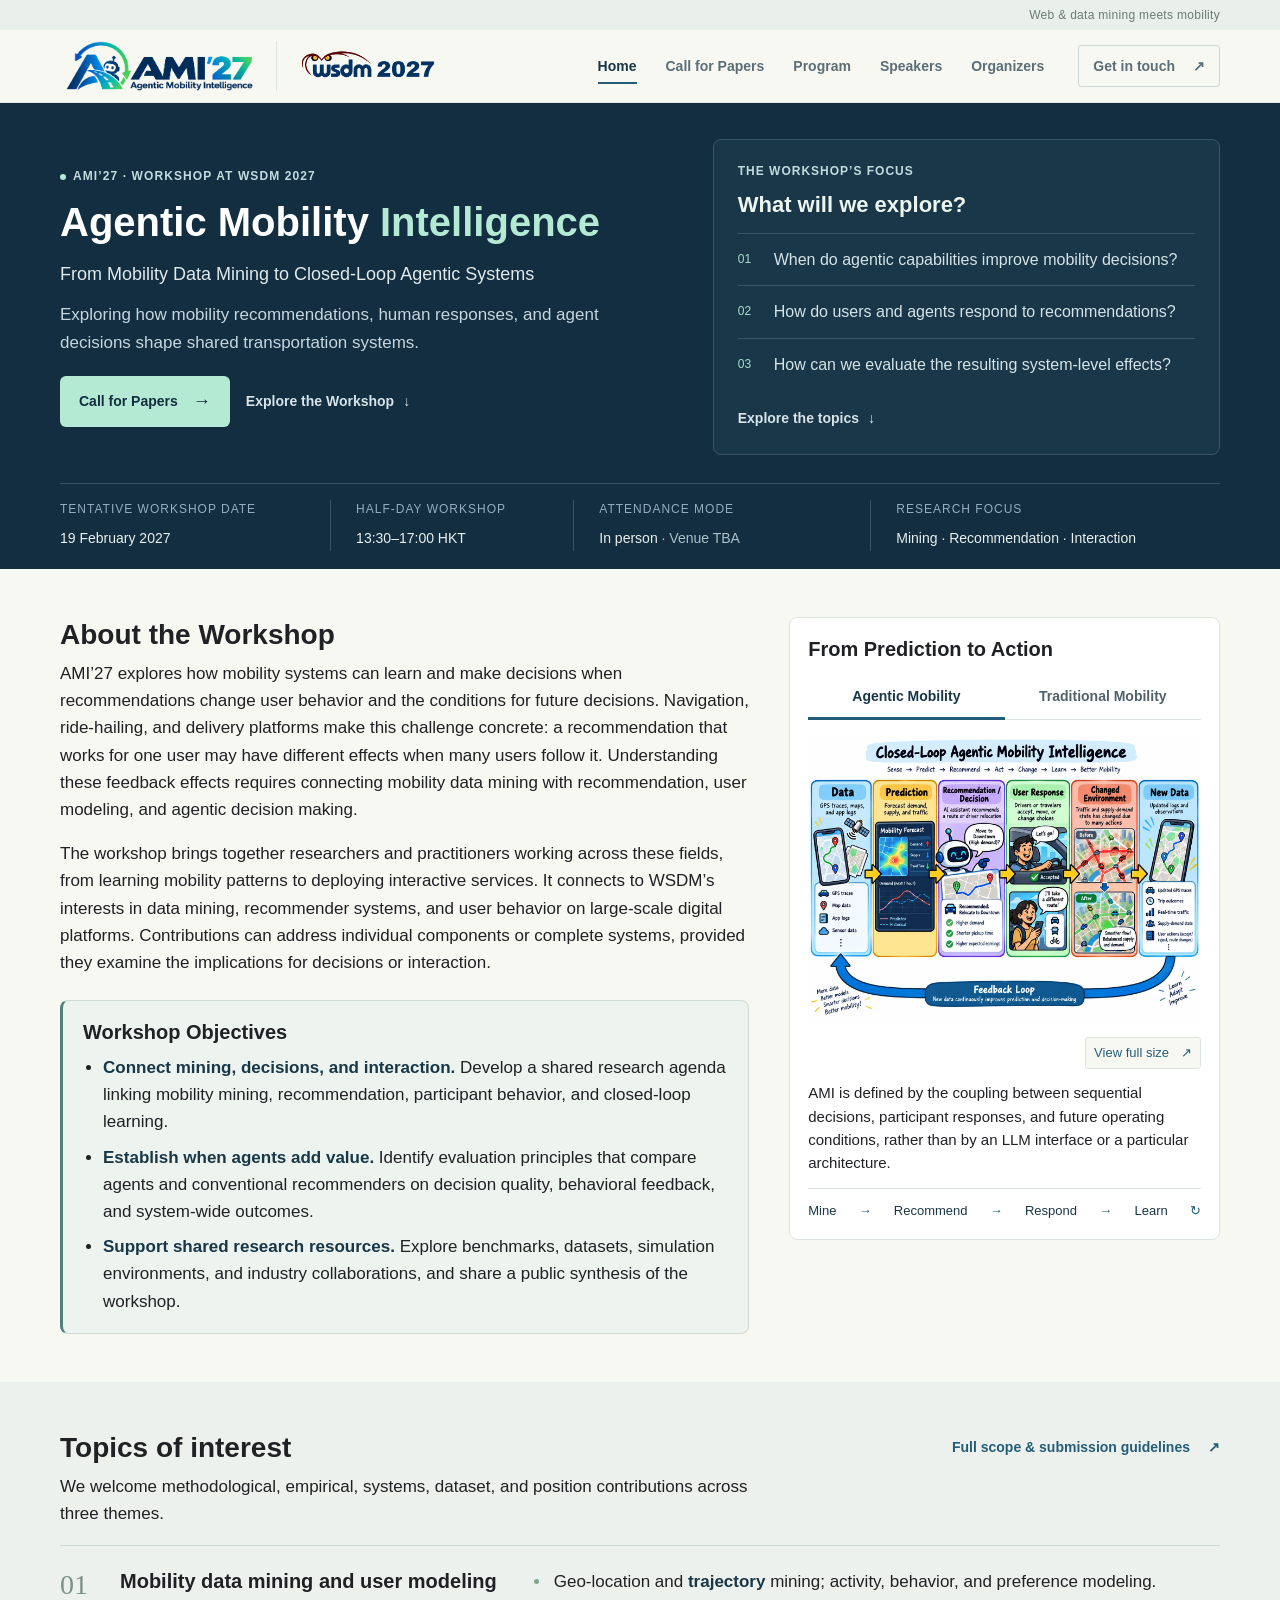
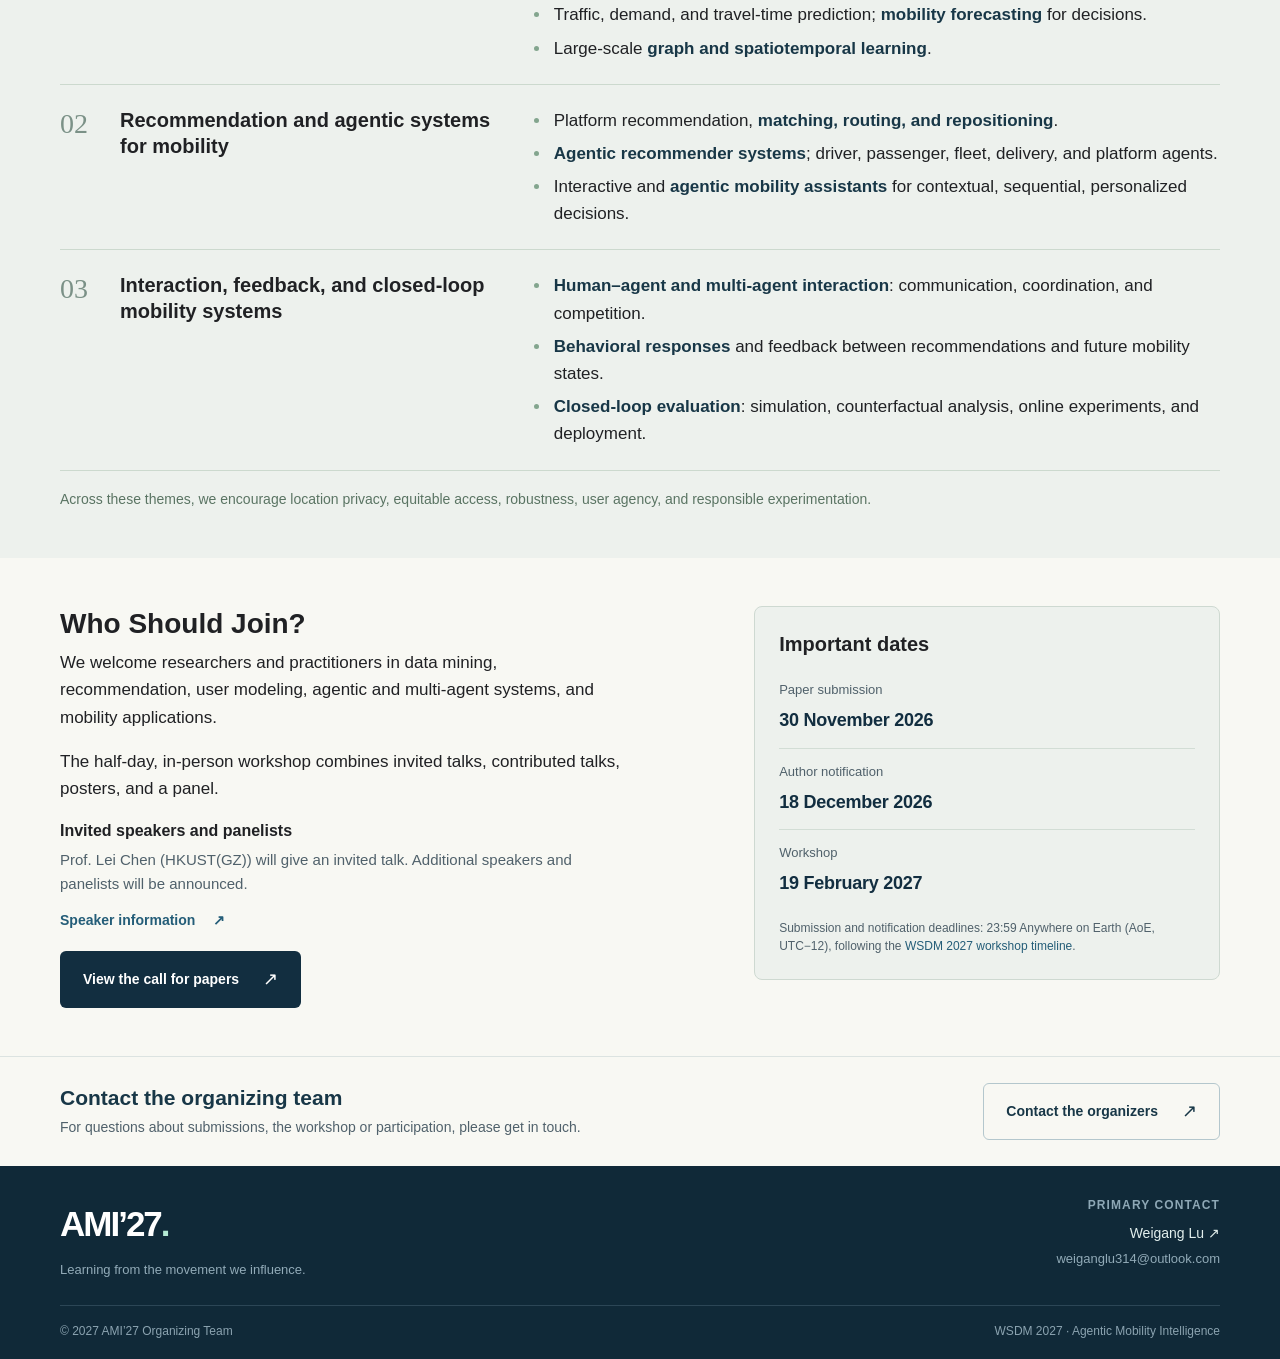
<file: index.html>
<!doctype html>
<html lang="en"><head><meta charset="utf-8"><meta name="viewport" content="width=device-width, initial-scale=1"><meta name="theme-color" content="#122e40"><title>Agentic Mobility Intelligence | AMI’27</title><meta name="description" content="AMI’27 is a WSDM 2027 workshop connecting mobility data mining, recommendation, participant interaction and closed-loop agentic systems."><meta property="og:type" content="website"><meta property="og:title" content="Agentic Mobility Intelligence | AMI’27"><meta property="og:description" content="AMI’27 is a WSDM 2027 workshop connecting mobility data mining, recommendation, participant interaction and closed-loop agentic systems."><meta property="og:site_name" content="AMI’27 — Agentic Mobility Intelligence"><link rel="icon" href="assets/img/favicon.svg" type="image/svg+xml"><link rel="stylesheet" href="assets/css/bootstrap.min.css"><link rel="stylesheet" href="assets/css/site.css"><link rel="stylesheet" href="assets/css/proposal.css"><link rel="stylesheet" href="assets/css/refinements.css"><link rel="stylesheet" href="assets/css/images.css"><script src="assets/js/site.js" defer></script></head><body class="page-index"><a class="skip-link" href="#main-content">Skip to content</a>
  <div class="announcement"><div class="container"><span class="announcement-right">Web & data mining meets mobility</span></div></div>
  <header class="site-header"><div class="container nav-inner">
    <div class="brand-group"><a class="wordmark" href="index.html" aria-label="AMI’27 home"><img src="assets/img/ami27-logo-transparent.png" width="2172" height="724" alt="AMI’27 — Agentic Mobility Intelligence"></a><a class="conference-brand" href="https://www.wsdm-conference.org/2027/" target="_blank" rel="noopener noreferrer" aria-label="Visit the WSDM 2027 conference website (opens in a new tab)"><img src="assets/img/wsdm-2027-logo-transparent.png" width="2152" height="731" alt="WSDM 2027"></a></div>
    <button class="menu-toggle" type="button" aria-controls="primary-navigation" aria-expanded="false"><span class="menu-lines" aria-hidden="true"></span><span class="sr-only">Open navigation</span></button>
    <nav class="site-nav" id="primary-navigation" aria-label="Main navigation"><a href="index.html" class="active" aria-current="page">Home</a><a href="cfp.html">Call for Papers</a><a href="schedule.html">Program</a><a href="speakers.html">Speakers</a><a href="organizers.html">Organizers</a><a class="nav-contact" href="mailto:weiganglu314@outlook.com">Get in touch <span aria-hidden="true">↗</span></a></nav>
  </div></header><main id="main-content"><section class="hero hero-intro"><div class="container">
    <div class="workshop-intro-grid">
      <div class="workshop-intro-copy">
        <div class="eyebrow light"><span class="small-dot"></span>AMI’27 · Workshop at WSDM 2027</div>
        <h1>Agentic Mobility <span>Intelligence</span></h1>
        <p class="hero-subtitle">From Mobility Data Mining to Closed-Loop Agentic Systems</p>
        <p class="workshop-introduction">Exploring how mobility recommendations, human responses, and agent decisions shape shared transportation systems.</p>
        <div class="hero-actions"><a class="button button-mint" href="cfp.html">Call for Papers <span aria-hidden="true">→</span></a><a class="text-link text-link-light" href="#motivation">Explore the Workshop <span aria-hidden="true">↓</span></a></div>
      </div>
      <aside class="workshop-focus" aria-labelledby="workshop-focus-title"><div class="eyebrow light">The workshop’s focus</div><h2 id="workshop-focus-title">What will we explore?</h2><ol><li><span aria-hidden="true">01</span><p>When do agentic capabilities improve mobility decisions?</p></li><li><span aria-hidden="true">02</span><p>How do users and agents respond to recommendations?</p></li><li><span aria-hidden="true">03</span><p>How can we evaluate the resulting system-level effects?</p></li></ol><a class="text-link text-link-light" href="#topics">Explore the topics <span aria-hidden="true">↓</span></a></aside>
    </div>
    <div class="event-facts"><div><span>Tentative workshop date</span><strong>19 February 2027</strong></div><div><span>Half-day workshop</span><strong>13:30–17:00 HKT</strong></div><div><span>Attendance mode</span><strong>In person <span class="fact-muted">· Venue TBA</span></strong></div><div><span>Research focus</span><strong>Mining · Recommendation · Interaction</strong></div></div>
  </div></section>

  <section class="section motivation-section" id="motivation"><div class="container"><div class="about-grid">
    <div class="proposal-prose"><div class="section-heading"><div><h2>About the Workshop</h2></div></div><p>AMI’27 explores how mobility systems can learn and make decisions when recommendations change user behavior and the conditions for future decisions. Navigation, ride-hailing, and delivery platforms make this challenge concrete: a recommendation that works for one user may have different effects when many users follow it. Understanding these feedback effects requires connecting mobility data mining with recommendation, user modeling, and agentic decision making.</p><p>The workshop brings together researchers and practitioners working across these fields, from learning mobility patterns to deploying interactive services. It connects to WSDM’s interests in data mining, recommender systems, and user behavior on large-scale digital platforms. Contributions can address individual components or complete systems, provided they examine the implications for decisions or interaction.</p><section class="workshop-objectives-section" id="objectives" aria-labelledby="objectives-title"><h3 id="objectives-title">Workshop Objectives</h3><ul class="workshop-objectives"><li><strong>Connect mining, decisions, and interaction.</strong> Develop a shared research agenda linking mobility mining, recommendation, participant behavior, and closed-loop learning.</li><li><strong>Establish when agents add value.</strong> Identify evaluation principles that compare agents and conventional recommenders on decision quality, behavioral feedback, and system-wide outcomes.</li><li><strong>Support shared research resources.</strong> Explore benchmarks, datasets, simulation environments, and industry collaborations, and share a public synthesis of the workshop.</li></ul></section></div>
    <aside class="about-diagrams" id="closed-loop" aria-labelledby="diagram-title"><h3 id="diagram-title">From Prediction to Action</h3>
      <div class="concept-tabs diagram-tabs" role="tablist" aria-label="Mobility system diagrams"><button type="button" class="selected" id="tab-agentic" data-tab role="tab" aria-controls="panel-agentic" aria-selected="true" tabindex="0">Agentic Mobility</button><button type="button" id="tab-traditional" data-tab role="tab" aria-controls="panel-traditional" aria-selected="false" tabindex="-1">Traditional Mobility</button></div>
      <div class="diagram-panel" id="panel-agentic" role="tabpanel" aria-labelledby="tab-agentic" tabindex="0"><figure class="mobility-diagram"><a class="figure-link" href="assets/img/agentic-mobility.png" data-lightbox data-caption="Agentic Mobility: The Feedback Loop"><img src="assets/img/agentic-mobility.webp" width="1448" height="1086" loading="lazy" decoding="async" alt="Agentic mobility intelligence: data, predictions, recommendations, user responses, a changed environment and new observations form a feedback loop."><span class="figure-zoom">View full size <span aria-hidden="true">↗</span></span></a><figcaption class="diagram-caption">AMI is defined by the coupling between sequential decisions, participant responses, and future operating conditions, rather than by an LLM interface or a particular architecture.</figcaption></figure><div class="diagram-flow" aria-label="Mine, Recommend, Respond, Learn"><span>Mine</span><i aria-hidden="true">→</i><span>Recommend</span><i aria-hidden="true">→</i><span>Respond</span><i aria-hidden="true">→</i><span>Learn</span><i aria-hidden="true">↻</i></div></div>
      <div class="diagram-panel" id="panel-traditional" role="tabpanel" aria-labelledby="tab-traditional" tabindex="0" hidden><figure class="mobility-diagram"><a class="figure-link" href="assets/img/traditional-mobility.png" data-lightbox data-caption="Traditional Mobility Intelligence"><img src="assets/img/traditional-mobility.webp" width="1448" height="1086" loading="lazy" decoding="async" alt="Traditional mobility intelligence: mobility data is processed by a model to predict demand, arrival times and traffic."><span class="figure-zoom">View full size <span aria-hidden="true">↗</span></span></a><figcaption class="diagram-caption">Forecasts and representations help explain mobility patterns and predict demand, travel times, and traffic.</figcaption></figure><div class="diagram-flow" aria-label="Data, Model, Prediction"><span>Data</span><i aria-hidden="true">→</i><span>Model</span><i aria-hidden="true">→</i><span>Prediction</span></div></div>
      <noscript><p class="diagram-fallback"><a href="assets/img/traditional-mobility.png">View the traditional mobility diagram</a></p></noscript>
    </aside>
  </div></div></section>

  <section class="section homepage-topics-section" id="topics"><div class="container"><div class="section-heading"><div><h2>Topics of interest</h2></div><a class="text-link" href="cfp.html#topics">Full scope & submission guidelines <span aria-hidden="true">↗</span></a></div><p class="proposal-section-lead">We welcome methodological, empirical, systems, dataset, and position contributions across three themes.</p><div class="homepage-topics"><article class="homepage-topic" id="theme-01"><span class="theme-number">01</span><h3>Mobility data mining and user modeling</h3><ul class="clean-list"><li>Geo-location and <strong>trajectory</strong> mining; activity, behavior, and preference modeling.</li><li>Traffic, demand, and travel-time prediction; <strong>mobility forecasting</strong> for decisions.</li><li>Large-scale <strong>graph and spatiotemporal learning</strong>.</li></ul></article><article class="homepage-topic" id="theme-02"><span class="theme-number">02</span><h3>Recommendation and agentic systems for mobility</h3><ul class="clean-list"><li>Platform recommendation, <strong>matching, routing, and repositioning</strong>.</li><li><strong>Agentic recommender systems</strong>; driver, passenger, fleet, delivery, and platform agents.</li><li>Interactive and <strong>agentic mobility assistants</strong> for contextual, sequential, personalized decisions.</li></ul></article><article class="homepage-topic" id="theme-03"><span class="theme-number">03</span><h3>Interaction, feedback, and closed-loop mobility systems</h3><ul class="clean-list"><li><strong>Human–agent and multi-agent interaction</strong>: communication, coordination, and competition.</li><li><strong>Behavioral responses</strong> and feedback between recommendations and future mobility states.</li><li><strong>Closed-loop evaluation</strong>: simulation, counterfactual analysis, online experiments, and deployment.</li></ul></article></div><p class="topics-scope">Across these themes, we encourage location privacy, equitable access, robustness, user agency, and responsible experimentation.</p></div></section>

  <section class="section participation-section"><div class="container"><div class="row"><div class="col-md-6 participation-copy"><h2>Who Should Join?</h2><p>We welcome researchers and practitioners in data mining, recommendation, user modeling, agentic and multi-agent systems, and mobility applications.</p><p>The half-day, in-person workshop combines invited talks, contributed talks, posters, and a panel.</p><div class="home-speaker-notice"><h3>Invited speakers and panelists</h3><p>Prof. Lei Chen (HKUST(GZ)) will give an invited talk. Additional speakers and panelists will be announced.</p><a class="text-link" href="speakers.html">Speaker information <span aria-hidden="true">↗</span></a></div><a class="button button-navy" href="cfp.html">View the call for papers <span aria-hidden="true">↗</span></a></div><div class="col-md-5 col-md-offset-1"><div class="dates-box"><div class="dates-heading"><h3>Important dates</h3></div><div class="dates-list dates-compact"><div><span class="date-label">Paper submission</span><strong>30 November 2026</strong></div><div><span class="date-label">Author notification</span><strong>18 December 2026</strong></div><div><span class="date-label">Workshop</span><strong>19 February 2027</strong></div></div><p class="fine-print">Submission and notification deadlines: 23:59 Anywhere on Earth (AoE, UTC−12), following the <a href="https://www.wsdm-conference.org/2027/cfworkshops.html">WSDM 2027 workshop timeline</a>.</p></div></div></div></div></section>
    <section class="contact-band"><div class="container contact-band-inner"><div><h2>Contact the organizing team</h2><p>For questions about submissions, the workshop or participation, please get in touch.</p></div><a class="button button-light" href="mailto:weiganglu314@outlook.com">Contact the organizers <span aria-hidden="true">↗</span></a></div></section></main><footer class="site-footer"><div class="container"><div class="footer-top"><div><a class="footer-brand" href="index.html">AMI’27<span class="footer-dot">.</span></a><p>Learning from the movement we influence.</p></div><div class="footer-contact"><span class="eyebrow">Primary contact</span><a href="mailto:weiganglu314@outlook.com">Weigang Lu <span aria-hidden="true">↗</span></a><span>weiganglu314@outlook.com</span></div></div><div class="footer-bottom"><span>© 2027 AMI’27 Organizing Team</span><span>WSDM 2027 · Agentic Mobility Intelligence</span></div></div></footer><dialog class="image-dialog" aria-labelledby="image-dialog-title"><div class="image-dialog-toolbar"><h2 id="image-dialog-title">Diagram</h2><div class="dialog-actions"><button type="button" class="dialog-zoom" aria-pressed="false">Actual size</button><button type="button" class="dialog-close" aria-label="Close full-size diagram">Close <span aria-hidden="true">×</span></button></div></div><div class="dialog-image-scroll"><img alt="" class="dialog-image"></div><p>Choose Actual size to inspect details. Press Escape to close.</p></dialog></body></html>
</file>
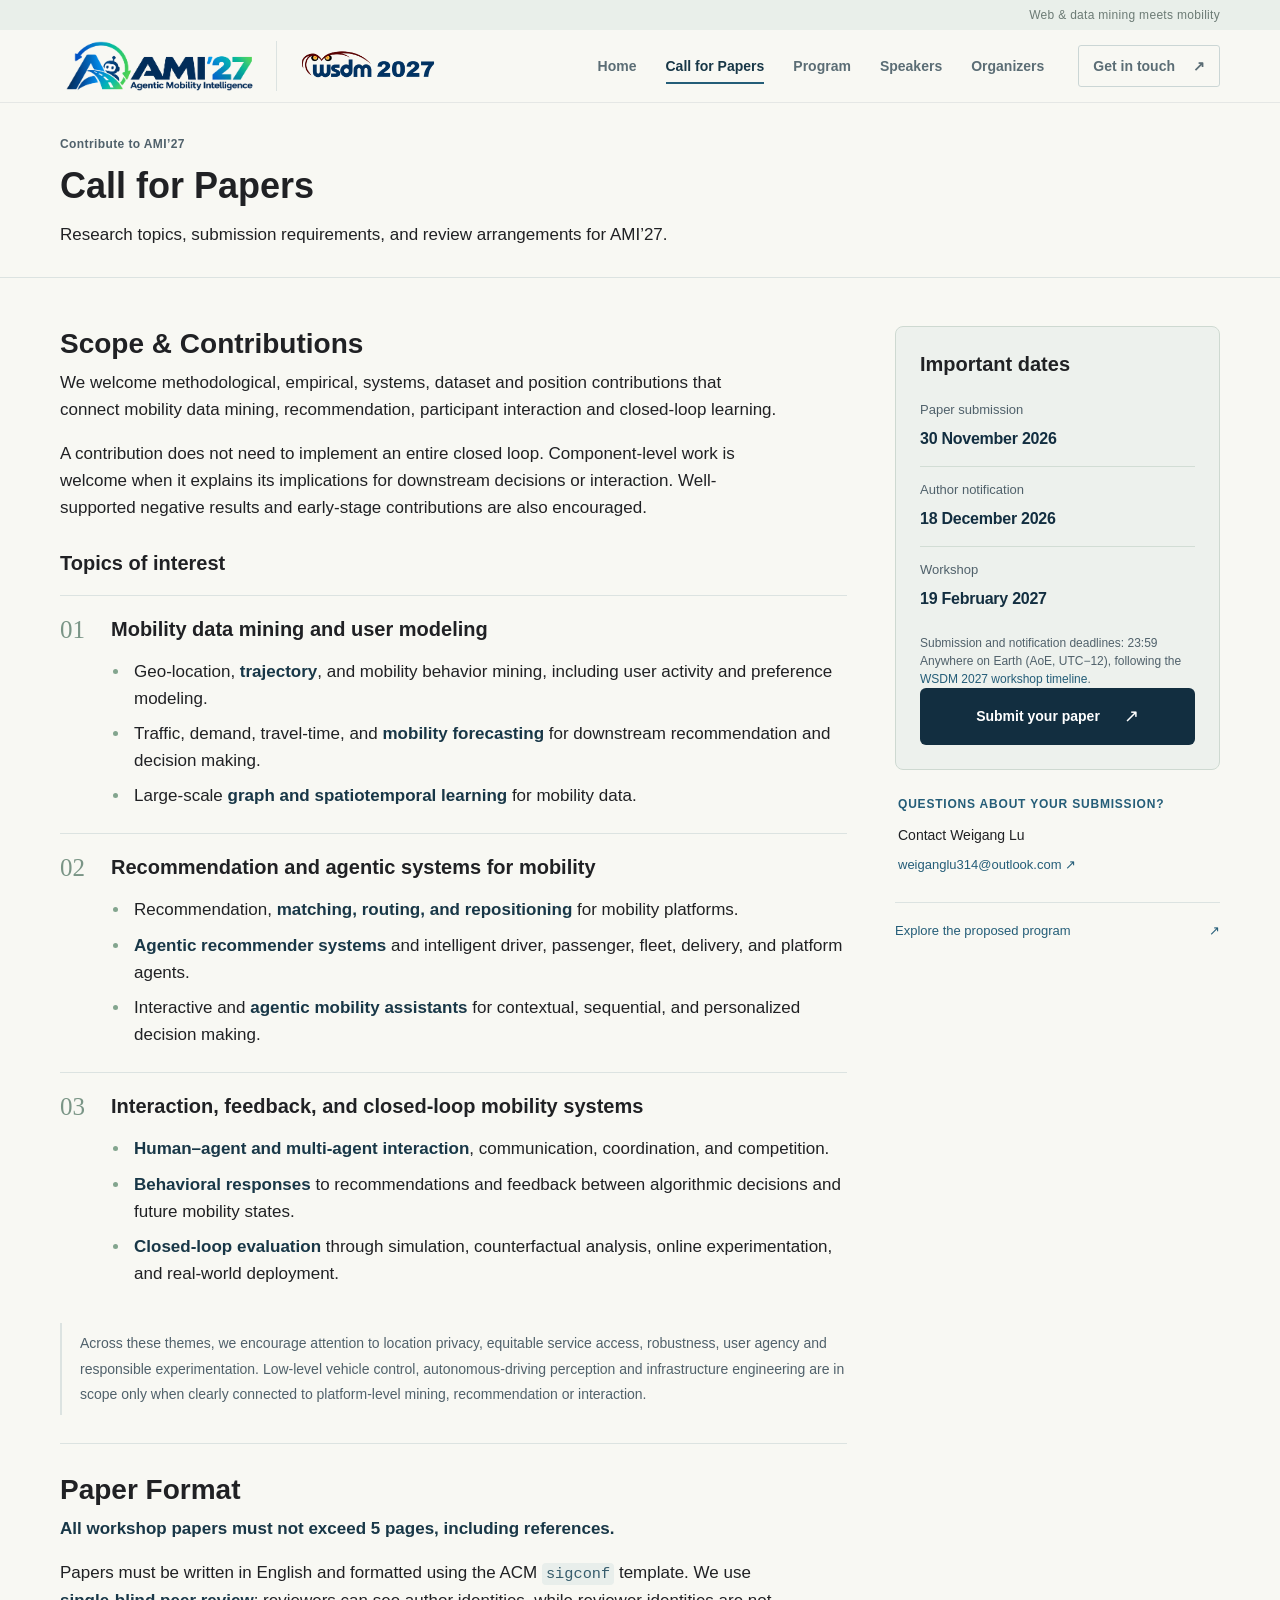
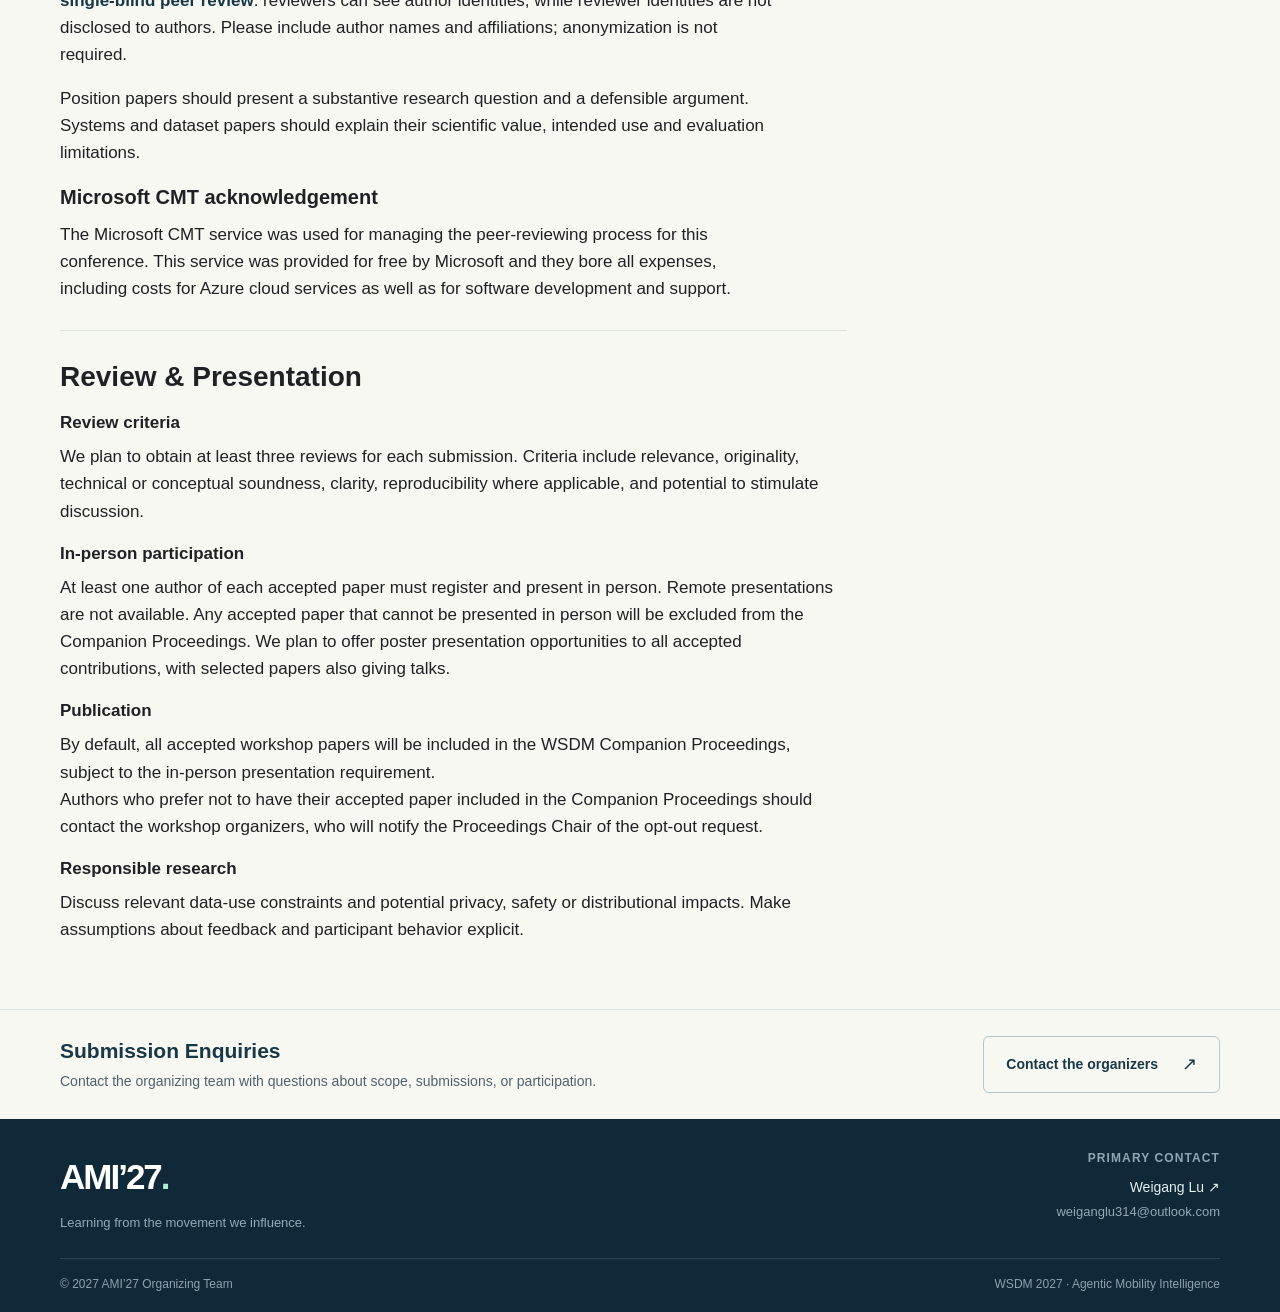
<file: cfp.html>
<!doctype html>
<html lang="en"><head><meta charset="utf-8"><meta name="viewport" content="width=device-width, initial-scale=1"><meta name="theme-color" content="#122e40"><title>Call for Papers | AMI’27</title><meta name="description" content="Explore the AMI’27 research topics, submission guidelines, review process and important dates."><meta property="og:type" content="website"><meta property="og:title" content="Call for Papers | AMI’27"><meta property="og:description" content="Explore the AMI’27 research topics, submission guidelines, review process and important dates."><meta property="og:site_name" content="AMI’27 — Agentic Mobility Intelligence"><link rel="icon" href="assets/img/favicon.svg" type="image/svg+xml"><link rel="stylesheet" href="assets/css/bootstrap.min.css"><link rel="stylesheet" href="assets/css/site.css"><link rel="stylesheet" href="assets/css/proposal.css"><link rel="stylesheet" href="assets/css/refinements.css"><link rel="stylesheet" href="assets/css/images.css"><script src="assets/js/site.js" defer></script></head><body class="page-cfp"><a class="skip-link" href="#main-content">Skip to content</a>
  <div class="announcement"><div class="container"><span class="announcement-right">Web & data mining meets mobility</span></div></div>
  <header class="site-header"><div class="container nav-inner">
    <div class="brand-group"><a class="wordmark" href="index.html" aria-label="AMI’27 home"><img src="assets/img/ami27-logo-transparent.png" width="2172" height="724" alt="AMI’27 — Agentic Mobility Intelligence"></a><a class="conference-brand" href="https://www.wsdm-conference.org/2027/" target="_blank" rel="noopener noreferrer" aria-label="Visit the WSDM 2027 conference website (opens in a new tab)"><img src="assets/img/wsdm-2027-logo-transparent.png" width="2152" height="731" alt="WSDM 2027"></a></div>
    <button class="menu-toggle" type="button" aria-controls="primary-navigation" aria-expanded="false"><span class="menu-lines" aria-hidden="true"></span><span class="sr-only">Open navigation</span></button>
    <nav class="site-nav" id="primary-navigation" aria-label="Main navigation"><a href="index.html">Home</a><a href="cfp.html" class="active" aria-current="page">Call for Papers</a><a href="schedule.html">Program</a><a href="speakers.html">Speakers</a><a href="organizers.html">Organizers</a><a class="nav-contact" href="mailto:weiganglu314@outlook.com">Get in touch <span aria-hidden="true">↗</span></a></nav>
  </div></header><main id="main-content"><section class="page-hero"><div class="container"><div class="eyebrow">Contribute to AMI’27</div><h1>Call for Papers</h1><p class="page-lead">Research topics, submission requirements, and review arrangements for AMI’27.</p></div></section>
  <section class="section"><div class="container"><div class="content-sidebar-grid"><div class="main-prose"><h2>Scope & Contributions</h2><p>We welcome methodological, empirical, systems, dataset and position contributions that connect mobility data mining, recommendation, participant interaction and closed-loop learning.</p><p>A contribution does not need to implement an entire closed loop. Component-level work is welcome when it explains its implications for downstream decisions or interaction. Well-supported negative results and early-stage contributions are also encouraged.</p><section class="topic-block" id="topics"><h3 class="topic-section-title">Topics of interest</h3><article class="topic-group" id="theme-01"><span class="topic-index">01</span><div><h3>Mobility data mining and user modeling</h3><ul class="clean-list"><li>Geo-location, <strong>trajectory</strong>, and mobility behavior mining, including user activity and preference modeling.</li><li>Traffic, demand, travel-time, and <strong>mobility forecasting</strong> for downstream recommendation and decision making.</li><li>Large-scale <strong>graph and spatiotemporal learning</strong> for mobility data.</li></ul></div></article><article class="topic-group" id="theme-02"><span class="topic-index">02</span><div><h3>Recommendation and agentic systems for mobility</h3><ul class="clean-list"><li>Recommendation, <strong>matching, routing, and repositioning</strong> for mobility platforms.</li><li><strong>Agentic recommender systems</strong> and intelligent driver, passenger, fleet, delivery, and platform agents.</li><li>Interactive and <strong>agentic mobility assistants</strong> for contextual, sequential, and personalized decision making.</li></ul></div></article><article class="topic-group" id="theme-03"><span class="topic-index">03</span><div><h3>Interaction, feedback, and closed-loop mobility systems</h3><ul class="clean-list"><li><strong>Human–agent and multi-agent interaction</strong>, communication, coordination, and competition.</li><li><strong>Behavioral responses</strong> to recommendations and feedback between algorithmic decisions and future mobility states.</li><li><strong>Closed-loop evaluation</strong> through simulation, counterfactual analysis, online experimentation, and real-world deployment.</li></ul></div></article><p class="scope-note">Across these themes, we encourage attention to location privacy, equitable service access, robustness, user agency and responsible experimentation. Low-level vehicle control, autonomous-driving perception and infrastructure engineering are in scope only when clearly connected to platform-level mining, recommendation or interaction.</p></section>
  <section class="article-section" id="submission-guidelines"><h2>Paper Format</h2><p><strong>All workshop papers must not exceed 5 pages, including references.</strong></p><p>Papers must be written in English and formatted using the ACM <code>sigconf</code> template. We use <strong class="review-policy">single-blind peer review</strong>: reviewers can see author identities, while reviewer identities are not disclosed to authors. Please include author names and affiliations; anonymization is not required.</p><p>Position papers should present a substantive research question and a defensible argument. Systems and dataset papers should explain their scientific value, intended use and evaluation limitations.</p><h3 id="cmt-acknowledgement">Microsoft CMT acknowledgement</h3><p>The Microsoft CMT service was used for managing the peer-reviewing process for this conference. This service was provided for free by Microsoft and they bore all expenses, including costs for Azure cloud services as well as for software development and support.</p></section>
  <section class="article-section"><h2>Review & Presentation</h2><div class="guideline-row"><div><h3>Review criteria</h3><p>We plan to obtain at least three reviews for each submission. Criteria include relevance, originality, technical or conceptual soundness, clarity, reproducibility where applicable, and potential to stimulate discussion.</p></div></div><div class="guideline-row"><div><h3>In-person participation</h3><p>At least one author of each accepted paper must register and present in person. Remote presentations are not available. Any accepted paper that cannot be presented in person will be excluded from the Companion Proceedings. We plan to offer poster presentation opportunities to all accepted contributions, with selected papers also giving talks.</p></div></div><div class="guideline-row"><div><h3>Publication</h3><p>By default, all accepted workshop papers will be included in the WSDM Companion Proceedings, subject to the in-person presentation requirement.</p><p>Authors who prefer not to have their accepted paper included in the Companion Proceedings should contact the workshop organizers, who will notify the Proceedings Chair of the opt-out request.</p></div></div><div class="guideline-row"><div><h3>Responsible research</h3><p>Discuss relevant data-use constraints and potential privacy, safety or distributional impacts. Make assumptions about feedback and participant behavior explicit.</p></div></div></section></div>
  <aside class="cfp-sidebar" aria-label="Submission dates and contact"><div class="dates-box"><div class="dates-heading"><h3>Important dates</h3></div><div class="dates-list dates-compact"><div><span class="date-label">Paper submission</span><strong>30 November 2026</strong></div><div><span class="date-label">Author notification</span><strong>18 December 2026</strong></div><div><span class="date-label">Workshop</span><strong>19 February 2027</strong></div></div><p class="fine-print">Submission and notification deadlines: 23:59 Anywhere on Earth (AoE, UTC−12), following the <a href="https://www.wsdm-conference.org/2027/cfworkshops.html">WSDM 2027 workshop timeline</a>.</p><a class="button button-navy button-full" href="https://cmt3.research.microsoft.com/WSDM2027/">Submit your paper <span aria-hidden="true">↗</span></a></div><div class="sidebar-contact"><span class="eyebrow">Questions about your submission?</span><p>Contact Weigang Lu</p><a href="mailto:weiganglu314@outlook.com">weiganglu314@outlook.com <span aria-hidden="true">↗</span></a></div><a class="sidebar-link" href="schedule.html">Explore the proposed program <span aria-hidden="true">↗</span></a></aside></div></div></section><section class="contact-band"><div class="container contact-band-inner"><div><h2>Submission Enquiries</h2><p>Contact the organizing team with questions about scope, submissions, or participation.</p></div><a class="button button-light" href="mailto:weiganglu314@outlook.com">Contact the organizers <span aria-hidden="true">↗</span></a></div></section></main><footer class="site-footer"><div class="container"><div class="footer-top"><div><a class="footer-brand" href="index.html">AMI’27<span class="footer-dot">.</span></a><p>Learning from the movement we influence.</p></div><div class="footer-contact"><span class="eyebrow">Primary contact</span><a href="mailto:weiganglu314@outlook.com">Weigang Lu <span aria-hidden="true">↗</span></a><span>weiganglu314@outlook.com</span></div></div><div class="footer-bottom"><span>© 2027 AMI’27 Organizing Team</span><span>WSDM 2027 · Agentic Mobility Intelligence</span></div></div></footer><dialog class="image-dialog" aria-labelledby="image-dialog-title"><div class="image-dialog-toolbar"><h2 id="image-dialog-title">Diagram</h2><div class="dialog-actions"><button type="button" class="dialog-zoom" aria-pressed="false">Actual size</button><button type="button" class="dialog-close" aria-label="Close full-size diagram">Close <span aria-hidden="true">×</span></button></div></div><div class="dialog-image-scroll"><img alt="" class="dialog-image"></div><p>Choose Actual size to inspect details. Press Escape to close.</p></dialog></body></html>
</file>
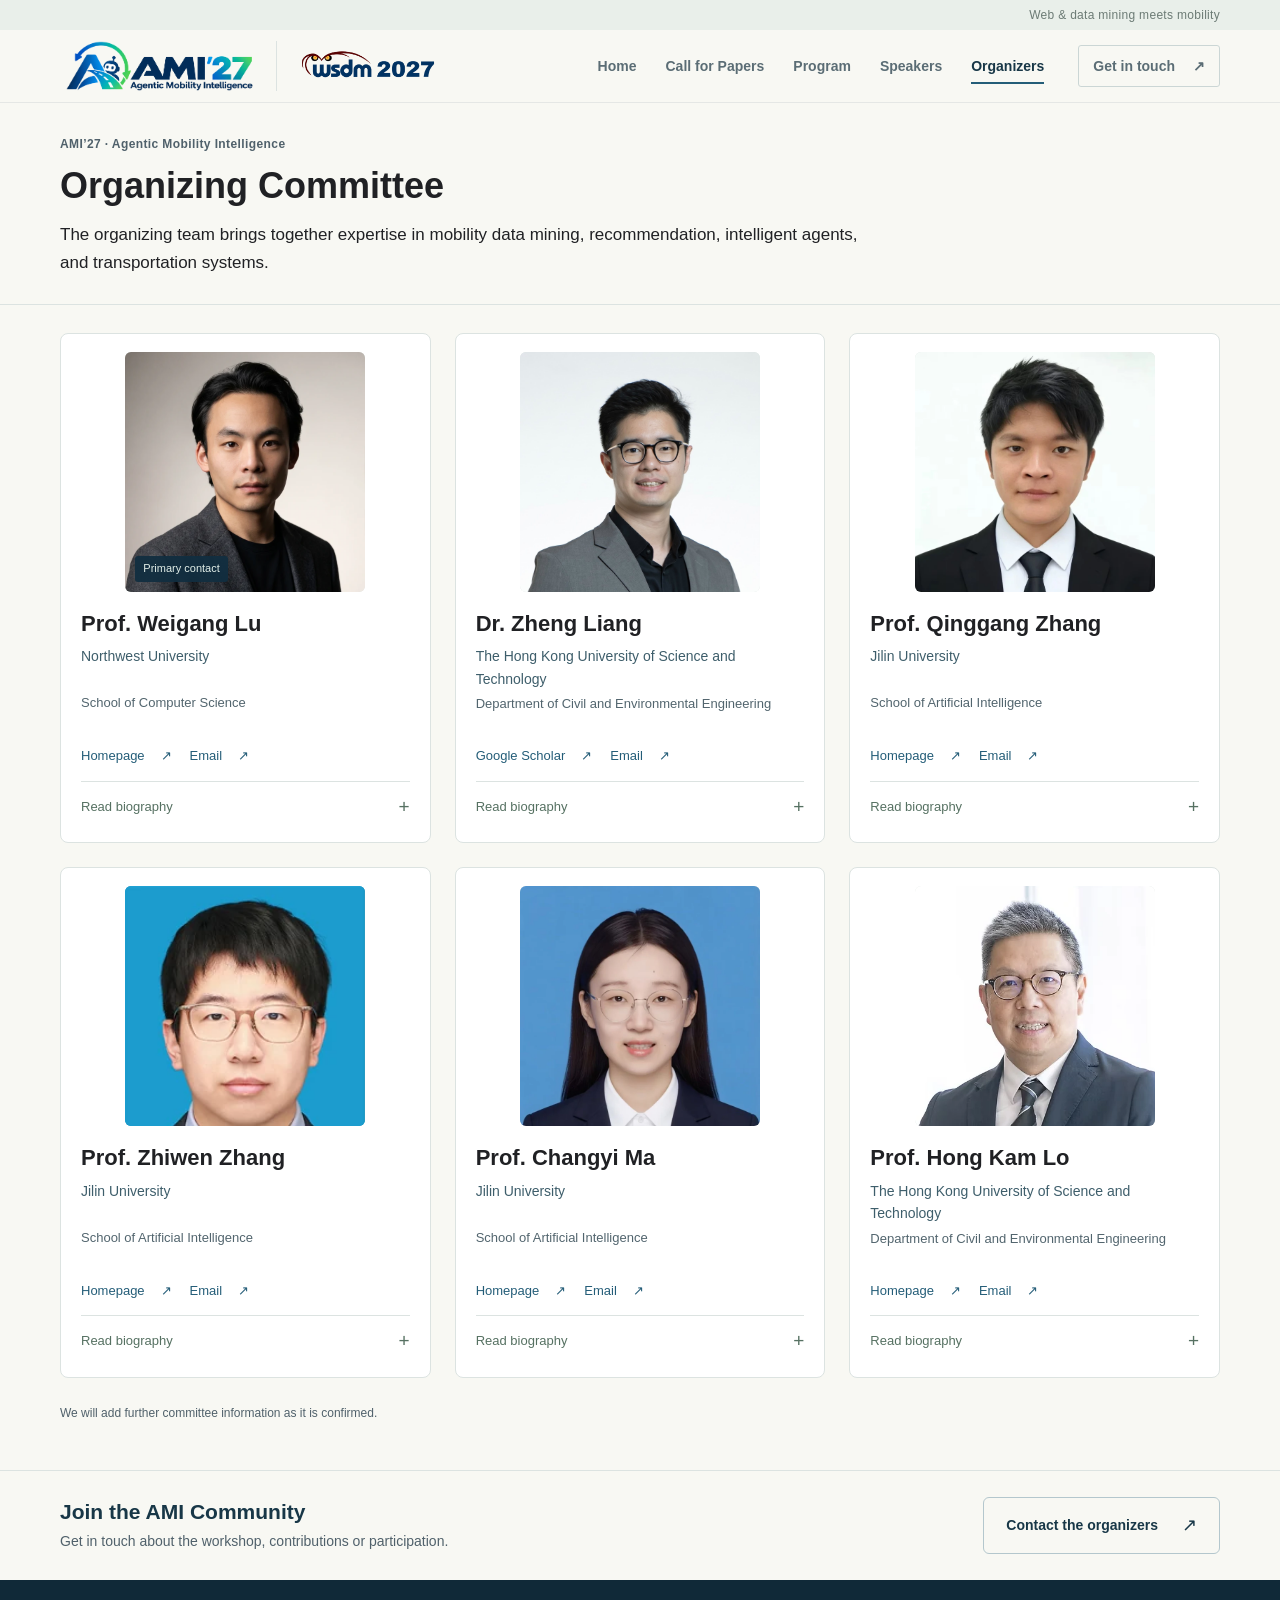
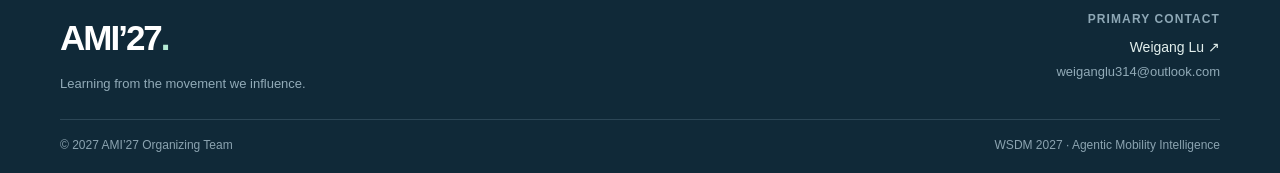
<file: organizers.html>
<!doctype html>
<html lang="en"><head><meta charset="utf-8"><meta name="viewport" content="width=device-width, initial-scale=1"><meta name="theme-color" content="#122e40"><title>Organizers | AMI’27</title><meta name="description" content="Meet the six organizers connecting data mining, intelligent agents and transportation research at AMI’27."><meta property="og:type" content="website"><meta property="og:title" content="Organizers | AMI’27"><meta property="og:description" content="Meet the six organizers connecting data mining, intelligent agents and transportation research at AMI’27."><meta property="og:site_name" content="AMI’27 — Agentic Mobility Intelligence"><link rel="icon" href="assets/img/favicon.svg" type="image/svg+xml"><link rel="stylesheet" href="assets/css/bootstrap.min.css"><link rel="stylesheet" href="assets/css/site.css"><link rel="stylesheet" href="assets/css/proposal.css"><link rel="stylesheet" href="assets/css/refinements.css"><link rel="stylesheet" href="assets/css/images.css"><script src="assets/js/site.js" defer></script></head><body class="page-organizers"><a class="skip-link" href="#main-content">Skip to content</a>
  <div class="announcement"><div class="container"><span class="announcement-right">Web & data mining meets mobility</span></div></div>
  <header class="site-header"><div class="container nav-inner">
    <div class="brand-group"><a class="wordmark" href="index.html" aria-label="AMI’27 home"><img src="assets/img/ami27-logo-transparent.png" width="2172" height="724" alt="AMI’27 — Agentic Mobility Intelligence"></a><a class="conference-brand" href="https://www.wsdm-conference.org/2027/" target="_blank" rel="noopener noreferrer" aria-label="Visit the WSDM 2027 conference website (opens in a new tab)"><img src="assets/img/wsdm-2027-logo-transparent.png" width="2152" height="731" alt="WSDM 2027"></a></div>
    <button class="menu-toggle" type="button" aria-controls="primary-navigation" aria-expanded="false"><span class="menu-lines" aria-hidden="true"></span><span class="sr-only">Open navigation</span></button>
    <nav class="site-nav" id="primary-navigation" aria-label="Main navigation"><a href="index.html">Home</a><a href="cfp.html">Call for Papers</a><a href="schedule.html">Program</a><a href="speakers.html">Speakers</a><a href="organizers.html" class="active" aria-current="page">Organizers</a><a class="nav-contact" href="mailto:weiganglu314@outlook.com">Get in touch <span aria-hidden="true">↗</span></a></nav>
  </div></header><main id="main-content"><section class="page-hero"><div class="container"><div class="eyebrow">AMI’27 · Agentic Mobility Intelligence</div><h1>Organizing Committee</h1><p class="page-lead">The organizing team brings together expertise in mobility data mining, recommendation, intelligent agents, and transportation systems.</p></div></section>
  <section class="section organizers-section" aria-label="Workshop organizers"><div class="container"><div class="organizer-grid"><article class="organizer-card"><div class="organizer-photo"><img src="assets/img/weigang-lu.webp" alt="Weigang Lu" width="600" height="600" loading="lazy" decoding="async"><span class="contact-badge">Primary contact</span></div><div class="organizer-info"><h2>Prof. Weigang Lu</h2><p class="organizer-institution">Northwest University</p><p class="organizer-department">School of Computer Science</p><div class="organizer-links"><a class="organizer-email organizer-homepage" href="https://weiganglu.github.io/HomePage/" target="_blank" rel="noopener noreferrer" aria-label="Homepage for Weigang Lu (opens in a new tab)">Homepage <span aria-hidden="true">↗</span></a><a class="organizer-email" href="mailto:weiganglu314@outlook.com">Email <span aria-hidden="true">↗</span><span class="sr-only"> Weigang Lu</span></a></div><details class="bio-details"><summary>Read biography <span aria-hidden="true">+</span></summary><p>Weigang Lu is a Full Professor at the School of Computer Science, Northwest University. He received his Ph.D. in Computer Science from Xidian University in 2025. Previously, he was a Postdoctoral Fellow in the Department of Civil and Environmental Engineering at The Hong Kong University of Science and Technology (HKUST). His research focuses on semi-supervised learning and graph neural networks. He has published in venues including NeurIPS, SIGKDD, AAAI, ICDE, WWW, and IEEE TKDE. He serves as a reviewer for leading journals and conferences and has served as a Session Chair for WWW 2026 and AAAI 2026.</p></details></div></article><article class="organizer-card"><div class="organizer-photo"><img src="assets/img/zheng-liang.webp" alt="Zheng Liang" width="600" height="600" loading="lazy" decoding="async"></div><div class="organizer-info"><h2>Dr. Zheng Liang</h2><p class="organizer-institution">The Hong Kong University of Science and Technology</p><p class="organizer-department">Department of Civil and Environmental Engineering</p><div class="organizer-links"><a class="organizer-email organizer-homepage" href="https://scholar.google.com/citations?user=w3EPRs8AAAAJ&amp;hl=en" target="_blank" rel="noopener noreferrer" aria-label="Google Scholar for Zheng Liang (opens in a new tab)">Google Scholar <span aria-hidden="true">↗</span></a><a class="organizer-email" href="mailto:liangz@ust.hk">Email <span aria-hidden="true">↗</span><span class="sr-only"> Zheng Liang</span></a></div><details class="bio-details"><summary>Read biography <span aria-hidden="true">+</span></summary><p>Zheng Liang is a Research Engineer at the GREAT Smart Cities Institute at The Hong Kong University of Science and Technology (HKUST). He received his Ph.D. in Civil Engineering (Transportation) in 2023. He obtained a Bachelor of Engineering in Traffic Engineering from Huazhong University of Science and Technology and a dual Bachelor of Economics in Finance Investments from Zhongnan University of Economics and Law in 2018. His research focuses on choice behavior, walkability, machine learning models, big-data analysis, transportation network design, and optimization. He has published in leading transportation journals and conferences.</p></details></div></article><article class="organizer-card"><div class="organizer-photo"><img src="assets/img/qinggang-zhang.webp" alt="Qinggang Zhang" width="600" height="600" loading="lazy" decoding="async"></div><div class="organizer-info"><h2>Prof. Qinggang Zhang</h2><p class="organizer-institution">Jilin University</p><p class="organizer-department">School of Artificial Intelligence</p><div class="organizer-links"><a class="organizer-email organizer-homepage" href="https://qing145.github.io/" target="_blank" rel="noopener noreferrer" aria-label="Homepage for Qinggang Zhang (opens in a new tab)">Homepage <span aria-hidden="true">↗</span></a><a class="organizer-email" href="mailto:qinggangzhang@jlu.edu.cn">Email <span aria-hidden="true">↗</span><span class="sr-only"> Qinggang Zhang</span></a></div><details class="bio-details"><summary>Read biography <span aria-hidden="true">+</span></summary><p>Qinggang Zhang is a Professor at the School of Artificial Intelligence, Jilin University, which he joined in May 2026. He received his Ph.D. from the Department of Computing, The Hong Kong Polytechnic University, and his bachelor’s degree from the School of Computer Science, Northwestern Polytechnical University. His research focuses on large language models, intelligent agents, retrieval-augmented generation, and LLM security and trustworthiness. In the past three years, he has published more than 20 papers as first or corresponding author in venues including NeurIPS, ICLR, ICML, KDD, ACL, WWW, IEEE TKDE, and ACM TOIS.</p></details></div></article><article class="organizer-card"><div class="organizer-photo"><img src="assets/img/zhiwen-zhang.webp" alt="Zhiwen Zhang" width="600" height="600" loading="lazy" decoding="async"></div><div class="organizer-info"><h2>Prof. Zhiwen Zhang</h2><p class="organizer-institution">Jilin University</p><p class="organizer-department">School of Artificial Intelligence</p><div class="organizer-links"><a class="organizer-email organizer-homepage" href="https://sai.jlu.edu.cn/info/1094/5349.htm" target="_blank" rel="noopener noreferrer" aria-label="Homepage for Zhiwen Zhang (opens in a new tab)">Homepage <span aria-hidden="true">↗</span></a><a class="organizer-email" href="mailto:zhangzhiwen@jlu.edu.cn">Email <span aria-hidden="true">↗</span><span class="sr-only"> Zhiwen Zhang</span></a></div><details class="bio-details"><summary>Read biography <span aria-hidden="true">+</span></summary><p>Zhiwen Zhang is a Professor at the School of Artificial Intelligence, Jilin University. He received his Ph.D. from the University of Tokyo. Previously, he worked as a senior scientist in Japan and a guest researcher at Tohoku University’s International Research Institute of Disaster Science. His research focuses on spatiotemporal data mining, trajectory modeling, multimodal data fusion, and disaster-risk analytics. He has led a project funded by the JSPS Grant-in-Aid for Early-Career Scientists and published in KDD, IEEE TKDE, TMC, T-ITS, and TVCG. He has also served on program committees and as a reviewer for major conferences and journals.</p></details></div></article><article class="organizer-card"><div class="organizer-photo"><img src="assets/img/changyi-ma.webp" alt="Changyi Ma" width="600" height="600" loading="lazy" decoding="async"></div><div class="organizer-info"><h2>Prof. Changyi Ma</h2><p class="organizer-institution">Jilin University</p><p class="organizer-department">School of Artificial Intelligence</p><div class="organizer-links"><a class="organizer-email organizer-homepage" href="https://cym-mc.github.io/" target="_blank" rel="noopener noreferrer" aria-label="Homepage for Changyi Ma (opens in a new tab)">Homepage <span aria-hidden="true">↗</span></a><a class="organizer-email" href="mailto:changyima@jlu.edu.cn">Email <span aria-hidden="true">↗</span><span class="sr-only"> Changyi Ma</span></a></div><details class="bio-details"><summary>Read biography <span aria-hidden="true">+</span></summary><p>Changyi Ma is an Associate Professor at the School of Artificial Intelligence, Jilin University. She received her Ph.D. from The Chinese University of Hong Kong in 2022, supervised by Professor Shuguang Cui (IEEE Fellow) and Professor Wenye Li. Her research focuses on machine learning, data mining, and continual learning. She has published in leading conferences and journals in machine learning and data mining. As first author, she received the Best Short Paper Nomination Award at CIKM 2021.</p></details></div></article><article class="organizer-card"><div class="organizer-photo"><img src="assets/img/hong-kam-lo.webp" alt="Hong Kam Lo" width="600" height="600" loading="lazy" decoding="async"></div><div class="organizer-info"><h2>Prof. Hong Kam Lo</h2><p class="organizer-institution">The Hong Kong University of Science and Technology</p><p class="organizer-department">Department of Civil and Environmental Engineering</p><div class="organizer-links"><a class="organizer-email organizer-homepage" href="https://cehklo.people.ust.hk/" target="_blank" rel="noopener noreferrer" aria-label="Homepage for Hong Kam Lo (opens in a new tab)">Homepage <span aria-hidden="true">↗</span></a><a class="organizer-email" href="mailto:cehklo@ust.hk">Email <span aria-hidden="true">↗</span><span class="sr-only"> Hong Kam Lo</span></a></div><details class="bio-details"><summary>Read biography <span aria-hidden="true">+</span></summary><p>Hong Kam Lo is Chair Professor of Civil and Environmental Engineering and Founding Director of the GREAT Smart Cities Institute at The Hong Kong University of Science and Technology (HKUST). He received his Ph.D. in Civil Engineering from The Ohio State University in 1991. After working at Oak Ridge National Laboratory and the University of California, Berkeley, he joined HKUST in 1996 and became Associate Professor in 2001, Professor in 2007, and Chair Professor in 2014. His research focuses on intelligent transportation systems, smart cities, and sustainability. He developed Hong Kong’s first agent-based dynamic transportation model, adopted by industry for network service planning, and his research on signalized roundabouts has also been implemented. He works with government and industry partners and serves as founding editor-in-chief of Transportmetrica B: Transport Dynamics and managing editor of the Journal of Intelligent Transportation Systems. His awards include the triennial World Conference on Transport Research Award and the School of Engineering Research Excellence Award.</p></details></div></article></div><p class="fine-print committee-note">We will add further committee information as it is confirmed.</p></div></section><section class="contact-band"><div class="container contact-band-inner"><div><h2>Join the AMI Community</h2><p>Get in touch about the workshop, contributions or participation.</p></div><a class="button button-light" href="mailto:weiganglu314@outlook.com">Contact the organizers <span aria-hidden="true">↗</span></a></div></section></main><footer class="site-footer"><div class="container"><div class="footer-top"><div><a class="footer-brand" href="index.html">AMI’27<span class="footer-dot">.</span></a><p>Learning from the movement we influence.</p></div><div class="footer-contact"><span class="eyebrow">Primary contact</span><a href="mailto:weiganglu314@outlook.com">Weigang Lu <span aria-hidden="true">↗</span></a><span>weiganglu314@outlook.com</span></div></div><div class="footer-bottom"><span>© 2027 AMI’27 Organizing Team</span><span>WSDM 2027 · Agentic Mobility Intelligence</span></div></div></footer><dialog class="image-dialog" aria-labelledby="image-dialog-title"><div class="image-dialog-toolbar"><h2 id="image-dialog-title">Diagram</h2><div class="dialog-actions"><button type="button" class="dialog-zoom" aria-pressed="false">Actual size</button><button type="button" class="dialog-close" aria-label="Close full-size diagram">Close <span aria-hidden="true">×</span></button></div></div><div class="dialog-image-scroll"><img alt="" class="dialog-image"></div><p>Choose Actual size to inspect details. Press Escape to close.</p></dialog></body></html>
</file>
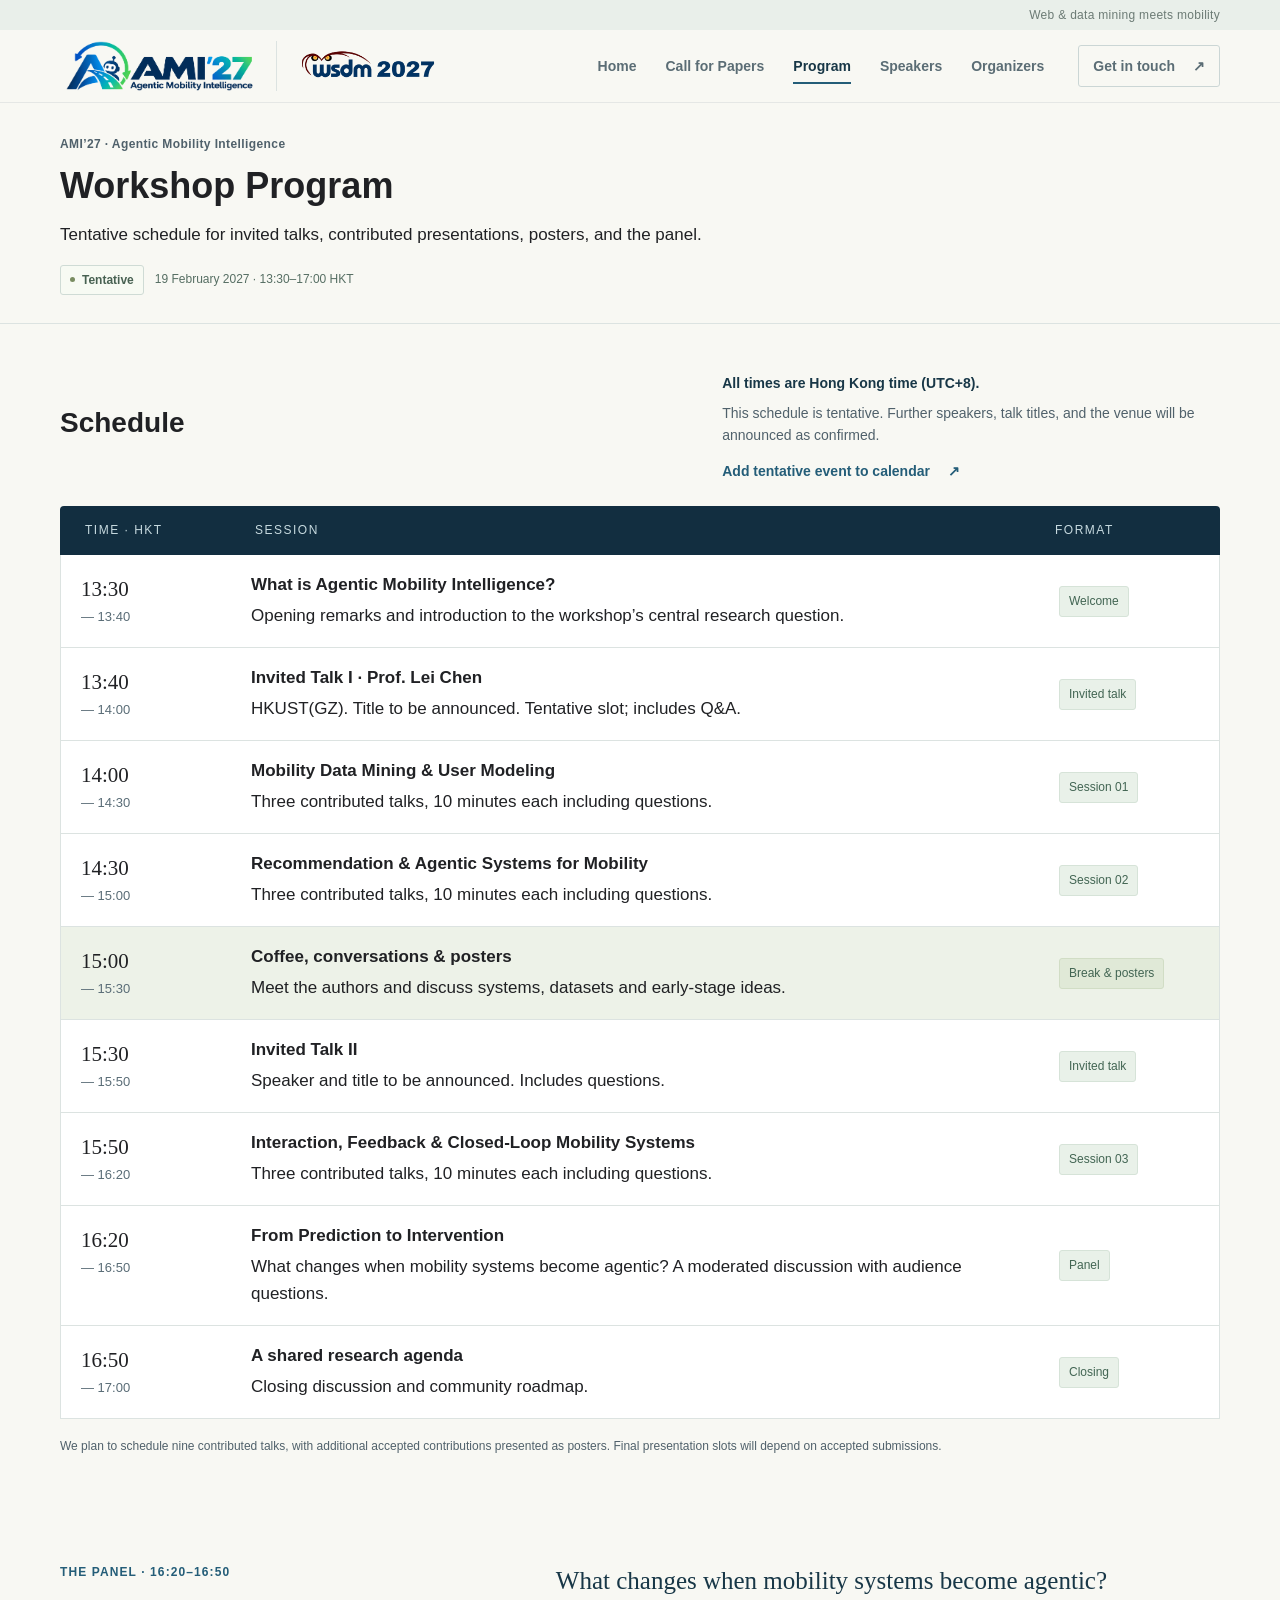
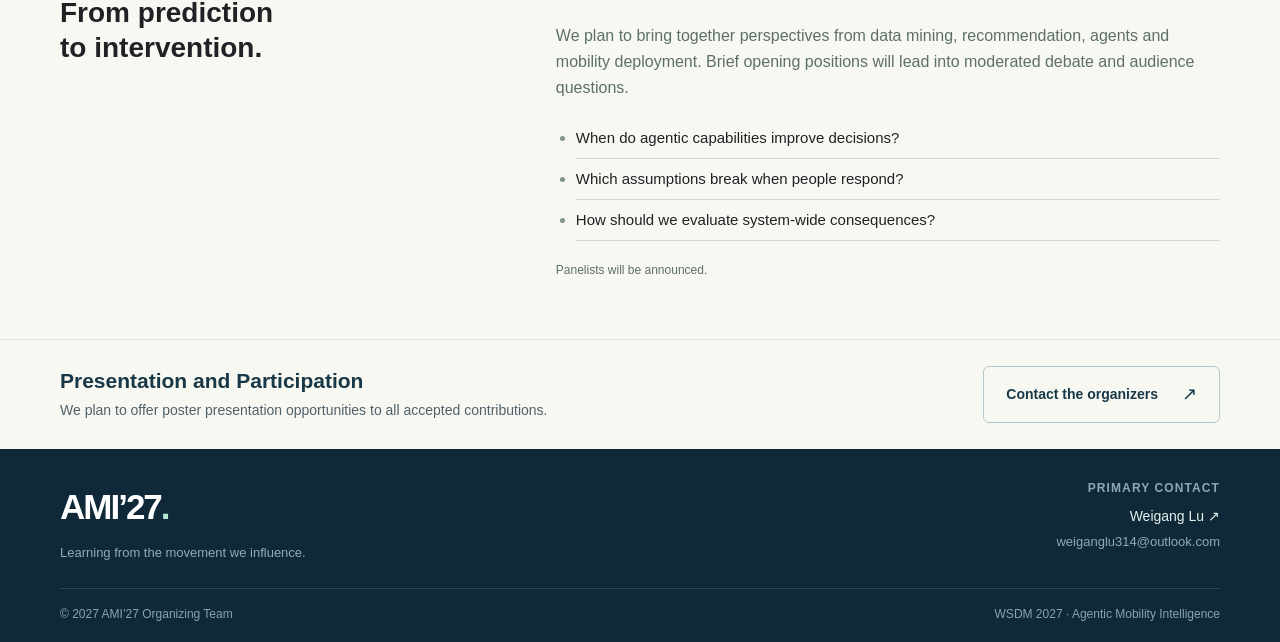
<file: schedule.html>
<!doctype html>
<html lang="en"><head><meta charset="utf-8"><meta name="viewport" content="width=device-width, initial-scale=1"><meta name="theme-color" content="#122e40"><title>Program | AMI’27</title><meta name="description" content="The proposed AMI’27 half-day program: invited talks, research presentations, posters and a panel."><meta property="og:type" content="website"><meta property="og:title" content="Program | AMI’27"><meta property="og:description" content="The proposed AMI’27 half-day program: invited talks, research presentations, posters and a panel."><meta property="og:site_name" content="AMI’27 — Agentic Mobility Intelligence"><link rel="icon" href="assets/img/favicon.svg" type="image/svg+xml"><link rel="stylesheet" href="assets/css/bootstrap.min.css"><link rel="stylesheet" href="assets/css/site.css"><link rel="stylesheet" href="assets/css/proposal.css"><link rel="stylesheet" href="assets/css/refinements.css"><link rel="stylesheet" href="assets/css/images.css"><script src="assets/js/site.js" defer></script></head><body class="page-schedule"><a class="skip-link" href="#main-content">Skip to content</a>
  <div class="announcement"><div class="container"><span class="announcement-right">Web & data mining meets mobility</span></div></div>
  <header class="site-header"><div class="container nav-inner">
    <div class="brand-group"><a class="wordmark" href="index.html" aria-label="AMI’27 home"><img src="assets/img/ami27-logo-transparent.png" width="2172" height="724" alt="AMI’27 — Agentic Mobility Intelligence"></a><a class="conference-brand" href="https://www.wsdm-conference.org/2027/" target="_blank" rel="noopener noreferrer" aria-label="Visit the WSDM 2027 conference website (opens in a new tab)"><img src="assets/img/wsdm-2027-logo-transparent.png" width="2152" height="731" alt="WSDM 2027"></a></div>
    <button class="menu-toggle" type="button" aria-controls="primary-navigation" aria-expanded="false"><span class="menu-lines" aria-hidden="true"></span><span class="sr-only">Open navigation</span></button>
    <nav class="site-nav" id="primary-navigation" aria-label="Main navigation"><a href="index.html">Home</a><a href="cfp.html">Call for Papers</a><a href="schedule.html" class="active" aria-current="page">Program</a><a href="speakers.html">Speakers</a><a href="organizers.html">Organizers</a><a class="nav-contact" href="mailto:weiganglu314@outlook.com">Get in touch <span aria-hidden="true">↗</span></a></nav>
  </div></header><main id="main-content"><section class="page-hero"><div class="container"><div class="eyebrow">AMI’27 · Agentic Mobility Intelligence</div><h1>Workshop Program</h1><p class="page-lead">Tentative schedule for invited talks, contributed presentations, posters, and the panel.</p><div class="hero-status"><span class="status-pill"><span></span>Tentative</span><span>19 February 2027 · 13:30–17:00 HKT</span></div></div></section>
  <section class="section program-section"><div class="container"><div class="program-intro"><div><h2>Schedule</h2></div><div class="program-note"><strong>All times are Hong Kong time (UTC+8).</strong><p>This schedule is tentative. Further speakers, talk titles, and the venue will be announced as confirmed.</p><a class="text-link" href="assets/ami27-tentative.ics" download>Add tentative event to calendar <span aria-hidden="true">↗</span></a></div></div><div class="schedule-table"><div class="schedule-table-head"><span>Time · HKT</span><span>Session</span><span>Format</span></div><article class="schedule-row"><div class="session-time"><time>13:30</time><span>— 13:40</span></div><div class="session-description"><h3>What is Agentic Mobility Intelligence?</h3><p>Opening remarks and introduction to the workshop’s central research question.</p></div><div class="session-type">Welcome</div></article><article class="schedule-row"><div class="session-time"><time>13:40</time><span>— 14:00</span></div><div class="session-description"><h3>Invited Talk I · Prof. Lei Chen</h3><p>HKUST(GZ). Title to be announced. Tentative slot; includes Q&A.</p></div><div class="session-type">Invited talk</div></article><article class="schedule-row"><div class="session-time"><time>14:00</time><span>— 14:30</span></div><div class="session-description"><h3>Mobility Data Mining & User Modeling</h3><p>Three contributed talks, 10 minutes each including questions.</p></div><div class="session-type">Session 01</div></article><article class="schedule-row"><div class="session-time"><time>14:30</time><span>— 15:00</span></div><div class="session-description"><h3>Recommendation & Agentic Systems for Mobility</h3><p>Three contributed talks, 10 minutes each including questions.</p></div><div class="session-type">Session 02</div></article><article class="schedule-row schedule-break"><div class="session-time"><time>15:00</time><span>— 15:30</span></div><div class="session-description"><h3>Coffee, conversations & posters</h3><p>Meet the authors and discuss systems, datasets and early-stage ideas.</p></div><div class="session-type">Break & posters</div></article><article class="schedule-row"><div class="session-time"><time>15:30</time><span>— 15:50</span></div><div class="session-description"><h3>Invited Talk II</h3><p>Speaker and title to be announced. Includes questions.</p></div><div class="session-type">Invited talk</div></article><article class="schedule-row"><div class="session-time"><time>15:50</time><span>— 16:20</span></div><div class="session-description"><h3>Interaction, Feedback & Closed-Loop Mobility Systems</h3><p>Three contributed talks, 10 minutes each including questions.</p></div><div class="session-type">Session 03</div></article><article class="schedule-row"><div class="session-time"><time>16:20</time><span>— 16:50</span></div><div class="session-description"><h3>From Prediction to Intervention</h3><p>What changes when mobility systems become agentic? A moderated discussion with audience questions.</p></div><div class="session-type">Panel</div></article><article class="schedule-row"><div class="session-time"><time>16:50</time><span>— 17:00</span></div><div class="session-description"><h3>A shared research agenda</h3><p>Closing discussion and community roadmap.</p></div><div class="session-type">Closing</div></article></div><p class="fine-print program-footnote">We plan to schedule nine contributed talks, with additional accepted contributions presented as posters. Final presentation slots will depend on accepted submissions.</p></div></section>
  <section class="section panel-section"><div class="container"><div class="row"><div class="col-md-4"><span class="eyebrow">The panel · 16:20–16:50</span><h2>From prediction<br>to intervention.</h2></div><div class="col-md-7 col-md-offset-1"><p class="large-copy">What changes when mobility systems become agentic?</p><p>We plan to bring together perspectives from data mining, recommendation, agents and mobility deployment. Brief opening positions will lead into moderated debate and audience questions.</p><ul class="panel-questions"><li>When do agentic capabilities improve decisions?</li><li>Which assumptions break when people respond?</li><li>How should we evaluate system-wide consequences?</li></ul><p class="fine-print">Panelists will be announced.</p></div></div></div></section><section class="contact-band"><div class="container contact-band-inner"><div><h2>Presentation and Participation</h2><p>We plan to offer poster presentation opportunities to all accepted contributions.</p></div><a class="button button-light" href="mailto:weiganglu314@outlook.com">Contact the organizers <span aria-hidden="true">↗</span></a></div></section></main><footer class="site-footer"><div class="container"><div class="footer-top"><div><a class="footer-brand" href="index.html">AMI’27<span class="footer-dot">.</span></a><p>Learning from the movement we influence.</p></div><div class="footer-contact"><span class="eyebrow">Primary contact</span><a href="mailto:weiganglu314@outlook.com">Weigang Lu <span aria-hidden="true">↗</span></a><span>weiganglu314@outlook.com</span></div></div><div class="footer-bottom"><span>© 2027 AMI’27 Organizing Team</span><span>WSDM 2027 · Agentic Mobility Intelligence</span></div></div></footer><dialog class="image-dialog" aria-labelledby="image-dialog-title"><div class="image-dialog-toolbar"><h2 id="image-dialog-title">Diagram</h2><div class="dialog-actions"><button type="button" class="dialog-zoom" aria-pressed="false">Actual size</button><button type="button" class="dialog-close" aria-label="Close full-size diagram">Close <span aria-hidden="true">×</span></button></div></div><div class="dialog-image-scroll"><img alt="" class="dialog-image"></div><p>Choose Actual size to inspect details. Press Escape to close.</p></dialog></body></html>
</file>
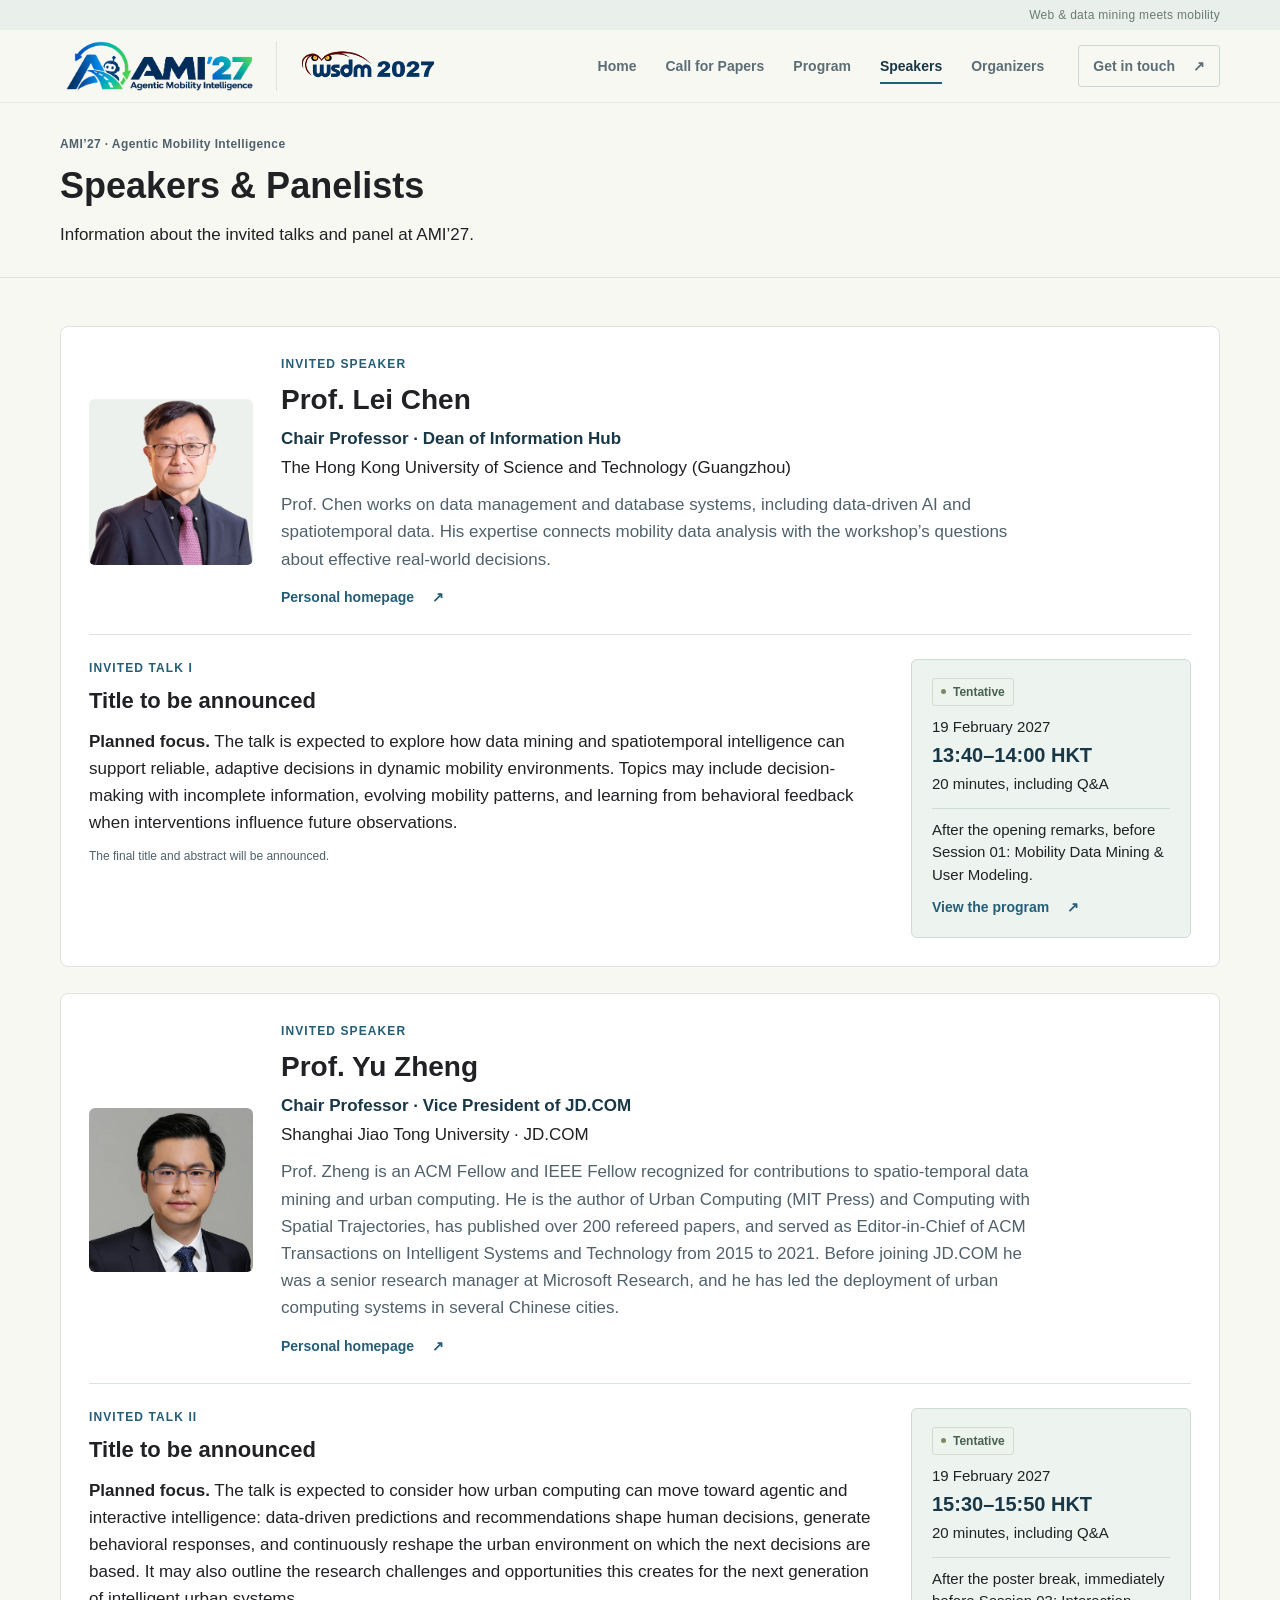
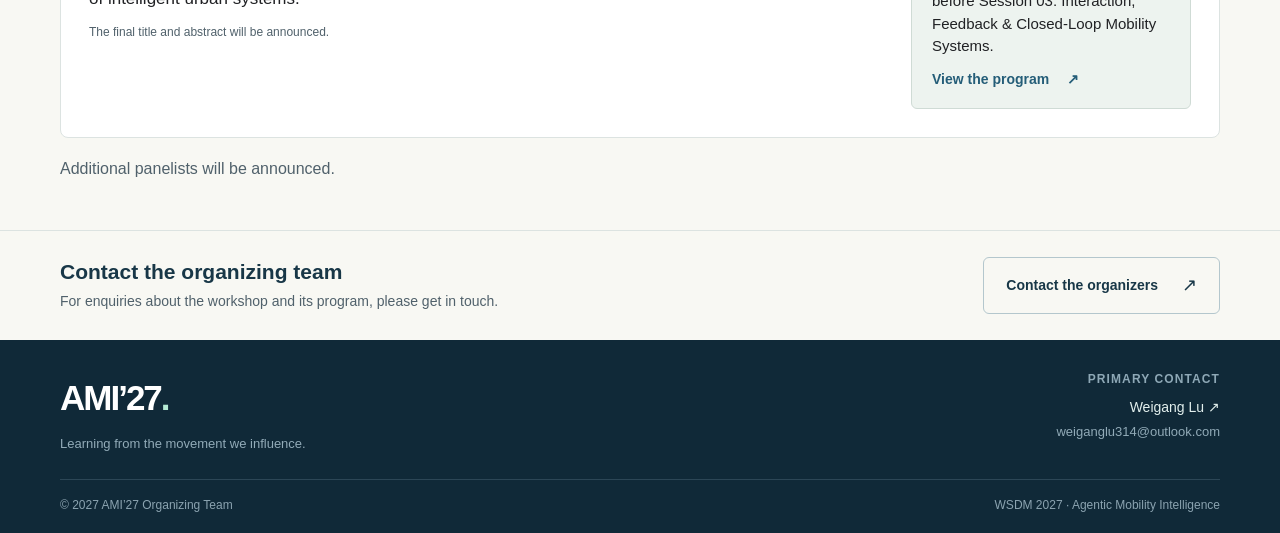
<file: speakers.html>
<!doctype html>
<html lang="en"><head><meta charset="utf-8"><meta name="viewport" content="width=device-width, initial-scale=1"><meta name="theme-color" content="#122e40"><title>Speakers | AMI’27</title><meta name="description" content="Meet the AMI’27 invited speakers, Prof. Lei Chen of HKUST(GZ) and Prof. Yu Zheng of SJTU and JD.COM. Talk titles and abstracts to be announced."><meta property="og:type" content="website"><meta property="og:title" content="Speakers | AMI’27"><meta property="og:description" content="Meet the AMI’27 invited speakers, Prof. Lei Chen of HKUST(GZ) and Prof. Yu Zheng of SJTU and JD.COM. Talk titles and abstracts to be announced."><meta property="og:site_name" content="AMI’27 — Agentic Mobility Intelligence"><link rel="icon" href="assets/img/favicon.svg" type="image/svg+xml"><link rel="stylesheet" href="assets/css/bootstrap.min.css"><link rel="stylesheet" href="assets/css/site.css"><link rel="stylesheet" href="assets/css/proposal.css"><link rel="stylesheet" href="assets/css/refinements.css"><link rel="stylesheet" href="assets/css/images.css"><script src="assets/js/site.js" defer></script></head><body class="page-speakers"><a class="skip-link" href="#main-content">Skip to content</a>
  <div class="announcement"><div class="container"><span class="announcement-right">Web & data mining meets mobility</span></div></div>
  <header class="site-header"><div class="container nav-inner">
    <div class="brand-group"><a class="wordmark" href="index.html" aria-label="AMI’27 home"><img src="assets/img/ami27-logo-transparent.png" width="2172" height="724" alt="AMI’27 — Agentic Mobility Intelligence"></a><a class="conference-brand" href="https://www.wsdm-conference.org/2027/" target="_blank" rel="noopener noreferrer" aria-label="Visit the WSDM 2027 conference website (opens in a new tab)"><img src="assets/img/wsdm-2027-logo-transparent.png" width="2152" height="731" alt="WSDM 2027"></a></div>
    <button class="menu-toggle" type="button" aria-controls="primary-navigation" aria-expanded="false"><span class="menu-lines" aria-hidden="true"></span><span class="sr-only">Open navigation</span></button>
    <nav class="site-nav" id="primary-navigation" aria-label="Main navigation"><a href="index.html">Home</a><a href="cfp.html">Call for Papers</a><a href="schedule.html">Program</a><a href="speakers.html" class="active" aria-current="page">Speakers</a><a href="organizers.html">Organizers</a><a class="nav-contact" href="mailto:weiganglu314@outlook.com">Get in touch <span aria-hidden="true">↗</span></a></nav>
  </div></header><main id="main-content"><section class="page-hero"><div class="container"><div class="eyebrow">AMI’27 · Agentic Mobility Intelligence</div><h1>Speakers & Panelists</h1><p class="page-lead">Information about the invited talks and panel at AMI’27.</p></div></section>
  <section class="section speakers-section"><div class="container">
    <article class="invited-speaker" id="speaker-lei-chen" aria-labelledby="lei-chen-name">
      <div class="speaker-profile">
        <img class="speaker-portrait" src="assets/img/lei-chen.webp" width="400" height="400" alt="Prof. Lei Chen" decoding="async">
        <div class="speaker-profile-copy"><span class="eyebrow">Invited speaker</span><h2 id="lei-chen-name">Prof. Lei Chen</h2><p class="speaker-role">Chair Professor · Dean of Information Hub</p><p class="speaker-affiliation">The Hong Kong University of Science and Technology (Guangzhou)</p><p class="speaker-biography">Prof. Chen works on data management and database systems, including data-driven AI and spatiotemporal data. His expertise connects mobility data analysis with the workshop’s questions about effective real-world decisions.</p><a class="text-link" href="https://personal.hkust-gz.edu.cn/Chenlei/" target="_blank" rel="noopener noreferrer" aria-label="Lei Chen’s homepage (opens in a new tab)">Personal homepage <span aria-hidden="true">↗</span></a></div>
      </div>
      <div class="speaker-talk">
        <div class="speaker-talk-copy"><span class="eyebrow">Invited talk I</span><h3>Title to be announced</h3><p class="speaker-focus"><strong>Planned focus.</strong> The talk is expected to explore how data mining and spatiotemporal intelligence can support reliable, adaptive decisions in dynamic mobility environments. Topics may include decision-making with incomplete information, evolving mobility patterns, and learning from behavioral feedback when interventions influence future observations.</p><p class="fine-print">The final title and abstract will be announced.</p></div>
        <aside class="speaker-slot" aria-label="Tentative talk schedule"><span class="status-pill"><span></span>Tentative</span><p class="speaker-slot-date">19 February 2027</p><p class="speaker-slot-time">13:40–14:00 HKT</p><p>20 minutes, including Q&amp;A</p><p class="speaker-placement">After the opening remarks, before Session 01: Mobility Data Mining &amp; User Modeling.</p><a class="text-link" href="schedule.html">View the program <span aria-hidden="true">↗</span></a></aside>
      </div>
    </article>
    <article class="invited-speaker" id="speaker-yu-zheng" aria-labelledby="yu-zheng-name">
      <div class="speaker-profile">
        <img class="speaker-portrait" src="assets/img/yu-zheng.webp" width="400" height="400" alt="Prof. Yu Zheng" decoding="async">
        <div class="speaker-profile-copy"><span class="eyebrow">Invited speaker</span><h2 id="yu-zheng-name">Prof. Yu Zheng</h2><p class="speaker-role">Chair Professor · Vice President of JD.COM</p><p class="speaker-affiliation">Shanghai Jiao Tong University · JD.COM</p><p class="speaker-biography">Prof. Zheng is an ACM Fellow and IEEE Fellow recognized for contributions to spatio-temporal data mining and urban computing. He is the author of Urban Computing (MIT Press) and Computing with Spatial Trajectories, has published over 200 refereed papers, and served as Editor-in-Chief of ACM Transactions on Intelligent Systems and Technology from 2015 to 2021. Before joining JD.COM he was a senior research manager at Microsoft Research, and he has led the deployment of urban computing systems in several Chinese cities.</p><a class="text-link" href="http://urban-computing.com/yuzheng" target="_blank" rel="noopener noreferrer" aria-label="Yu Zheng’s homepage (opens in a new tab)">Personal homepage <span aria-hidden="true">↗</span></a></div>
      </div>
      <div class="speaker-talk">
        <div class="speaker-talk-copy"><span class="eyebrow">Invited talk II</span><h3>Title to be announced</h3><p class="speaker-focus"><strong>Planned focus.</strong> The talk is expected to consider how urban computing can move toward agentic and interactive intelligence: data-driven predictions and recommendations shape human decisions, generate behavioral responses, and continuously reshape the urban environment on which the next decisions are based. It may also outline the research challenges and opportunities this creates for the next generation of intelligent urban systems.</p><p class="fine-print">The final title and abstract will be announced.</p></div>
        <aside class="speaker-slot" aria-label="Tentative talk schedule"><span class="status-pill"><span></span>Tentative</span><p class="speaker-slot-date">19 February 2027</p><p class="speaker-slot-time">15:30–15:50 HKT</p><p>20 minutes, including Q&amp;A</p><p class="speaker-placement">After the poster break, immediately before Session 03: Interaction, Feedback &amp; Closed-Loop Mobility Systems.</p><a class="text-link" href="schedule.html">View the program <span aria-hidden="true">↗</span></a></aside>
      </div>
    </article>
    <p class="speaker-updates">Additional panelists will be announced.</p>
  </div></section><section class="contact-band"><div class="container contact-band-inner"><div><h2>Contact the organizing team</h2><p>For enquiries about the workshop and its program, please get in touch.</p></div><a class="button button-light" href="mailto:weiganglu314@outlook.com">Contact the organizers <span aria-hidden="true">↗</span></a></div></section></main><footer class="site-footer"><div class="container"><div class="footer-top"><div><a class="footer-brand" href="index.html">AMI’27<span class="footer-dot">.</span></a><p>Learning from the movement we influence.</p></div><div class="footer-contact"><span class="eyebrow">Primary contact</span><a href="mailto:weiganglu314@outlook.com">Weigang Lu <span aria-hidden="true">↗</span></a><span>weiganglu314@outlook.com</span></div></div><div class="footer-bottom"><span>© 2027 AMI’27 Organizing Team</span><span>WSDM 2027 · Agentic Mobility Intelligence</span></div></div></footer><dialog class="image-dialog" aria-labelledby="image-dialog-title"><div class="image-dialog-toolbar"><h2 id="image-dialog-title">Diagram</h2><div class="dialog-actions"><button type="button" class="dialog-zoom" aria-pressed="false">Actual size</button><button type="button" class="dialog-close" aria-label="Close full-size diagram">Close <span aria-hidden="true">×</span></button></div></div><div class="dialog-image-scroll"><img alt="" class="dialog-image"></div><p>Choose Actual size to inspect details. Press Escape to close.</p></dialog></body></html>
</file>
<file: assets/css/proposal.css>
/* Proposal-led homepage and concise speaker announcements. */
.workshop-intro-grid{display:grid;grid-template-columns:minmax(0,1.45fr) minmax(0,.85fr);gap:85px;align-items:center;padding:59px 0 52px}
.hero-intro h1{font-size:62px;margin:20px 0 22px}
.hero-intro .hero-subtitle{max-width:560px;font-size:19px;margin-bottom:23px}
.workshop-introduction{font-size:16px;line-height:1.85;color:#bfd0d9;max-width:620px;margin-bottom:15px}
.workshop-focus{padding:29px 30px;border:1px solid #3b5565;border-radius:5px;background:#193748}
.workshop-focus .eyebrow{font-size:12px;letter-spacing:1.5px;margin-bottom:14px}
.workshop-focus h2{font-size:31px;color:#edf5ef;margin-bottom:23px;letter-spacing:-.6px}
.workshop-focus ol{list-style:none;padding:0;margin:0 0 21px}
.workshop-focus li{display:grid;grid-template-columns:24px minmax(0,1fr);gap:15px;padding:18px 0;border-top:1px solid #3b5565}
.workshop-focus li>span{font-size:12px;color:#a7dfc9;padding-top:3px}
.workshop-focus li>p{font-size:15px;line-height:1.65;color:#d4e3e7;margin:0}
.workshop-focus .text-link{font-size:14px}
.hero-intro .event-facts{grid-template-columns:.9fr .8fr 1fr 1.3fr}
.hero-intro .event-facts strong{font-size:14px}
.motivation-grid{display:grid;grid-template-columns:minmax(0,1.35fr) minmax(0,.9fr);gap:65px;align-items:start}
.proposal-prose p{font-size:16px;line-height:1.85;color:var(--muted);margin-bottom:20px}
.proposal-prose p:last-child{margin-bottom:0}
.research-question{background:#e9efea;padding:31px;border-left:3px solid #8eb8a2;border-radius:0 4px 4px 0}
.research-question blockquote{font-family:var(--serif);font-size:25px;line-height:1.48;letter-spacing:-.3px;margin:0 0 21px;padding:0;border:0;color:var(--ink)}
.research-question>p{font-size:14px;color:#5a7565;line-height:1.8;border-top:1px solid #cfddd2;padding-top:18px;margin:0}
.proposal-diagrams-section{background:#fff}
.proposal-section-lead{font-size:16px;line-height:1.85;max-width:930px;color:var(--muted);margin-bottom:28px}
.proposal-diagrams-section .loop-ribbon{margin:29px 0 32px}
.proposal-figures{display:grid;grid-template-columns:minmax(0,1fr) minmax(0,1fr);gap:28px}
.proposal-figure{min-width:0;margin:0}
.proposal-figure figcaption{margin-bottom:18px}
.proposal-figure figcaption>span{font-size:12px;letter-spacing:1.2px;text-transform:uppercase;color:#768a80;display:block;margin-bottom:8px}
.proposal-figure h3{font-size:18px;line-height:1.4;min-height:50px;margin-bottom:0}
.proposal-figure .figure-link{padding:8px}
.proposal-figure .figure-zoom{font-size:12px;padding:7px 11px;margin:7px 0 3px}
.proposal-figure>p{font-size:14px;line-height:1.8;margin:16px 0 0;color:var(--muted)}
.definition-note{font-size:14px;line-height:1.8;margin:32px 0 0;padding:21px 24px;background:#f0f4ee;border-left:3px solid #b1c8b7;color:#506957}
.homepage-topics-section{background:#edf1ed}
.homepage-topics{border-top:1px solid #ccd9ce}
.homepage-topic{display:grid;grid-template-columns:40px minmax(0,.8fr) minmax(0,1.4fr);gap:25px;padding:29px 0;border-bottom:1px solid #ccd9ce;scroll-margin-top:110px}
.homepage-topic .theme-number{font-size:28px;line-height:1.2}
.homepage-topic h3{font-size:21px;font-weight:600;line-height:1.4;margin:0}
.homepage-topic .clean-list{font-size:15px;line-height:1.75;color:#566e5f;padding-left:18px}
.homepage-topic .clean-list li{padding:0 0 10px 3px}
.homepage-topic .clean-list li:last-child{padding-bottom:0}
.topics-scope{font-size:14px;line-height:1.85;color:#5a7463;margin:25px 0 0;max-width:1030px}
.objectives-grid{display:grid;grid-template-columns:minmax(0,1fr) minmax(0,1fr);column-gap:60px;row-gap:31px}
.objective{display:grid;grid-template-columns:29px minmax(0,1fr);gap:19px;border-top:1px solid var(--line);padding-top:26px}
.objective-index{font-family:var(--serif);font-size:24px;line-height:1.2;color:#7b9d88}
.objective h3{font-size:20px;line-height:1.4;margin-bottom:14px}
.objective p{font-size:15px;line-height:1.85;color:var(--muted);margin:0}
.relevance-section{background:#e9efeb}
.relevance-grid{display:grid;grid-template-columns:minmax(0,1fr) minmax(0,1fr);gap:70px}
.relevance-grid h2{font-size:35px}
.relevance-grid p{font-size:16px;line-height:1.85;color:#5c7066}
.outcomes-list{list-style:none;margin:0;padding:0}
.outcomes-list li{border-top:1px solid #cedbd1;padding:16px 0;font-size:15px;line-height:1.8;color:#5c7066}
.outcomes-list li:first-child{padding-top:0;border-top:0}
.home-speaker-notice{margin:27px 0;padding:20px 0;border-top:1px solid var(--line);border-bottom:1px solid var(--line)}
.home-speaker-notice h3{font-size:17px;margin-bottom:10px}
.home-speaker-notice p{font-size:15px;color:var(--muted);margin-bottom:10px}
.home-speaker-notice .text-link{font-size:14px}
.speaker-pending{max-width:850px;padding:35px 38px;background:#edf2ed;border:1px solid #d3dfd5;border-radius:5px;margin:0 auto}
.speaker-pending h2{font-size:36px;line-height:1.3;margin:19px 0 20px}
.speaker-pending>p{font-size:16px;line-height:1.85;max-width:680px;color:var(--muted);margin-bottom:25px}
.speaker-pending .button{font-size:14px}
@media(max-width:1199px){.workshop-intro-grid{gap:48px;grid-template-columns:minmax(0,1.35fr) minmax(0,.9fr)}.hero-intro h1{font-size:55px}.workshop-focus{padding:25px}.workshop-focus h2{font-size:28px}.workshop-focus li>p{font-size:15px}.motivation-grid{gap:40px}.research-question{padding:25px}.research-question blockquote{font-size:23px}.homepage-topic{grid-template-columns:34px minmax(0,.85fr) minmax(0,1.2fr);gap:22px}.objectives-grid{column-gap:38px}.relevance-grid{gap:45px}}
@media(max-width:991px){.workshop-intro-grid{gap:31px;grid-template-columns:minmax(0,1.15fr) minmax(0,.85fr);padding-top:45px;padding-bottom:40px}.hero-intro h1{font-size:46px}.hero-intro .hero-subtitle{font-size:17px}.workshop-introduction{font-size:16px}.workshop-focus{padding:21px}.workshop-focus h2{font-size:26px}.workshop-focus li{gap:10px;padding:15px 0}.workshop-focus li>p{font-size:15px}.hero-intro .event-facts{grid-template-columns:1fr 1fr}.motivation-grid{grid-template-columns:1fr;gap:29px}.research-question blockquote{font-size:26px}.research-question>p{max-width:600px}.homepage-topic{grid-template-columns:30px minmax(0,.8fr) minmax(0,1.2fr);gap:18px}.homepage-topic h3{font-size:19px}.proposal-figures{gap:22px}.proposal-figure h3{font-size:17px}.objectives-grid{gap:30px}.objective{gap:12px;grid-template-columns:25px minmax(0,1fr)}.objective h3{font-size:18px}.objective p{font-size:15px}.relevance-grid{gap:30px}.relevance-grid h2{font-size:31px}.relevance-grid p,.outcomes-list li{font-size:15px}}
@media(max-width:767px){.workshop-intro-grid{grid-template-columns:1fr;gap:30px;padding:38px 0 31px}.hero-intro h1{font-size:52px}.hero-intro .hero-subtitle{font-size:17px}.workshop-introduction{font-size:16px;line-height:1.85}.workshop-focus{padding:23px}.workshop-focus h2{font-size:28px;margin-bottom:20px}.workshop-focus li{grid-template-columns:24px minmax(0,1fr);gap:14px;padding:15px 0}.workshop-focus li>p{font-size:15px}.hero-intro .event-facts strong{font-size:14px}.hero-intro .eyebrow{font-size:12px;letter-spacing:1px}.proposal-prose p{font-size:16px}.research-question{padding:24px}.research-question blockquote{font-size:24px}.research-question>p{font-size:14px}.proposal-section-lead{font-size:16px;margin-bottom:23px}.proposal-figures{grid-template-columns:1fr;gap:31px}.proposal-figure h3{min-height:0;font-size:19px}.proposal-figure figcaption{margin-bottom:13px}.proposal-figure>p{font-size:14px;margin-top:13px}.definition-note{font-size:14px;padding:18px;margin-top:27px}.homepage-topic{grid-template-columns:28px minmax(0,1fr);gap:12px 17px;padding:24px 0}.homepage-topic .clean-list{grid-column:2;font-size:15px}.homepage-topic h3{font-size:20px}.homepage-topic .theme-number{font-size:26px}.topics-scope{font-size:14px}.objectives-grid{grid-template-columns:1fr;gap:25px}.objective{grid-template-columns:28px minmax(0,1fr);gap:15px;padding-top:22px}.objective h3{font-size:20px}.objective p{font-size:15px}.relevance-grid{grid-template-columns:1fr;gap:30px}.relevance-grid h2{font-size:32px}.relevance-grid p,.outcomes-list li{font-size:15px}.speaker-pending{padding:26px 22px}.speaker-pending h2{font-size:30px}.speaker-pending>p{font-size:16px}}
@media(max-width:399px){.hero-intro h1{font-size:46px}.hero-intro .eyebrow{font-size:12px}.hero-intro .event-facts strong{font-size:14px}.workshop-focus h2{font-size:27px}}
@media print{.workshop-intro-grid,.motivation-grid,.relevance-grid{display:block}.workshop-focus{display:none}.workshop-introduction{color:#000}.proposal-figures,.objectives-grid{break-inside:avoid}.research-question{margin-top:20px}.hero-intro .event-facts strong{color:#000}}

/* Highlight one research phrase per topic on Home and Call for Papers. */
.homepage-topic .clean-list strong,.topic-group .clean-list strong{font-weight:600;color:var(--ink)}
</file>
<file: assets/css/refinements.css>
/* Compact layout for the supplied Questions Hero v5 page. */
:root {
  --body-font: -apple-system, BlinkMacSystemFont, "Segoe UI", Roboto, "Helvetica Neue", Arial, sans-serif;
  --title-size: 28px;
  --body-size: 17px;
  --body-leading: 1.6;
  --body-color: #202124;
  --reading-width: 76ch;
  --card-radius: 8px;
  --surface-neutral: #fff;
  --surface-accent: #edf1ed;
}
body{font-family:var(--body-font);font-size:var(--body-size);font-weight:400;line-height:var(--body-leading);letter-spacing:normal;word-spacing:normal;color:var(--body-color)}
html{scroll-padding-top:92px}
h1,h2,h3,h4,.dates-heading h3,.talk-card h3,.organizer-info h2,.image-dialog-toolbar h2{font-family:var(--body-font);font-weight:600;letter-spacing:normal;text-wrap:wrap}
h1,h2{line-height:1.25;letter-spacing:normal}
h3,h4{letter-spacing:0}
h3{font-size:20px;line-height:1.35}
p{text-wrap:wrap;margin-bottom:1em}
.section-heading h2,.main-prose h2,.participation-copy h2,.relevance-grid h2,.panel-section h2,.speaker-pending h2,.program-intro h2{font-size:var(--title-size);line-height:1.25;letter-spacing:normal}
.page-hero h1,.page-organizers .page-hero h1{font-size:36px;line-height:1.2;letter-spacing:normal;margin-bottom:14px}
.proposal-prose p,.proposal-section-lead,.main-prose>p,.article-section>p,.participation-copy>p,.relevance-grid p,.speaker-pending>p{font-size:var(--body-size);line-height:var(--body-leading);color:var(--body-color);max-width:var(--reading-width);margin-bottom:1em}
.proposal-prose p:last-child{margin-bottom:0}
.objective p,.outcomes-list li,.clean-list,.homepage-topic .clean-list,.guideline-row p,.paper-types p,.session-description p,.bio-details p{font-size:var(--body-size);line-height:var(--body-leading);color:var(--body-color)}
.proposal-figure>p,.topics-scope,.definition-note{line-height:1.55}
.objective h3,.homepage-topic h3,.topic-group h3{font-size:20px;line-height:1.3}
.eyebrow{letter-spacing:1.1px;margin-bottom:12px}
.fine-print{line-height:1.5}

/* Compact masthead and hero, with the original title and three questions. */
.announcement .container{padding-top:6px;padding-bottom:6px}
.announcement-right{margin-left:auto}
.nav-inner{height:72px}
.brand-group{display:flex;align-items:center;gap:16px;flex-shrink:0}
.wordmark img{display:block;width:200px;height:auto}
.conference-brand{display:flex;align-items:center;padding-left:16px;border-left:1px solid var(--line);flex-shrink:0}
/* The logo's alpha channel lets the existing header background show through. */
.conference-brand img{display:block;width:148px;height:auto}
.site-nav>a{padding:20px 0}
.site-nav>a.active:after{bottom:13px}
.hero-intro .workshop-intro-grid{grid-template-columns:minmax(0,1.2fr) minmax(0,1fr);gap:44px;padding:36px 0 28px}
.hero-intro h1{font-size:40px;line-height:1.2;letter-spacing:normal;margin:12px 0 16px;text-wrap:initial}
.hero-intro h1 span{display:inline;white-space:nowrap}
.hero-intro .hero-subtitle{font-size:18px;line-height:1.4;max-width:100%;margin-bottom:14px}
.hero-intro .workshop-introduction{font-size:var(--body-size);line-height:var(--body-leading);max-width:60ch;color:#c6d6de;margin-bottom:0}
.hero-intro .hero-actions{margin-top:20px;gap:16px}
.hero-intro .hero-actions .button{padding:11px 18px;min-height:44px}
.hero-intro .hero-actions a{white-space:nowrap}
.workshop-focus{padding:22px 24px;border-radius:var(--card-radius)}
.workshop-focus .eyebrow{font-size:12px;letter-spacing:1px;margin-bottom:10px}
.workshop-focus h2{font-size:22px;line-height:1.25;letter-spacing:normal;margin-bottom:14px}
.workshop-focus ol{margin-bottom:14px}
.workshop-focus li{gap:12px;padding:13px 0}
.workshop-focus li>p{font-size:16px;line-height:1.6}
.workshop-focus .text-link{font-size:14px}
.hero-intro .event-facts{padding-top:16px;padding-bottom:18px}
.event-facts>div>span{letter-spacing:1px;margin-bottom:5px}

/* A consistent spacing rhythm across the five pages. */
.section{padding:48px 0}
.section-heading{margin-bottom:8px}
.section-heading h2{margin-bottom:0}
.main-prose h2,.participation-copy h2,.program-intro h2{margin-bottom:8px}
.proposal-diagrams-section,.relevance-section,.panel-section{background:var(--cream)}
.homepage-topics-section{background:var(--surface-accent)}
.page-hero,.page-organizers .page-hero{background:var(--cream);border-bottom:1px solid var(--line);padding:32px 0 28px}
.page-hero:after{content:none}
.page-hero .eyebrow{font-size:12px;letter-spacing:.4px;text-transform:none;color:var(--muted);margin-bottom:10px}
.page-lead{font-size:var(--body-size);line-height:var(--body-leading);color:var(--body-color)}
.page-schedule .page-lead{max-width:none}
.page-organizers .organizers-section{padding-top:28px}
.hero-status{margin-top:16px}
.motivation-grid{gap:44px}
.motivation-section .proposal-prose{max-width:800px}
.motivation-section .proposal-prose p{max-width:none}
.workshop-objectives-section{margin-top:24px;padding:18px 20px;background:#edf3ef;border:1px solid #cfdbd5;border-left:3px solid #508079;border-radius:8px}
.workshop-objectives-section h3{font-size:20px;line-height:1.35;margin:0 0 8px}
.workshop-objectives{padding-left:20px;margin:0;color:var(--body-color);font-size:var(--body-size);line-height:var(--body-leading)}
.workshop-objectives li+li{margin-top:8px}
.workshop-objectives strong{color:var(--ink);font-weight:600}
.research-question{background:transparent;border:0;border-left:2px solid #b1c8b7;border-radius:0;padding:0 0 0 22px}
.research-question .eyebrow{font-size:13px;letter-spacing:0;text-transform:none;margin-bottom:10px;color:var(--blue)}
.research-question blockquote{font-size:23px;line-height:1.35;margin-bottom:14px;color:var(--navy)}
.research-question>p{border:0;padding-top:0;color:var(--muted);line-height:1.55}
.proposal-section-lead{margin-bottom:18px}
.proposal-diagrams-section .loop-ribbon{margin:20px 0 24px;padding:16px 8px}
.homepage-topic{padding:22px 0;gap:20px}
.homepage-topic .clean-list li{padding-bottom:6px}
.homepage-topic .clean-list li:last-child{padding-bottom:0}
.topics-scope{margin-top:18px}
.objectives-grid{gap:22px 40px}
.objective{display:block;border-top:0;padding-top:0}
.objective h3{margin-bottom:8px}
.relevance-section{padding-top:8px;padding-bottom:32px}
.relevance-grid{gap:44px;border-top:1px solid var(--line);padding-top:26px}
.relevance-grid h2{font-size:27px;letter-spacing:normal;margin-bottom:14px}
.relevance-grid p,.outcomes-list li{color:var(--muted)}
.outcomes-list{list-style:disc;padding-left:19px}
.outcomes-list li,.outcomes-list li:first-child{border:0;padding:0 0 10px 3px}
.outcomes-list li::marker{color:#81938a}
.dates-box{background:var(--surface-accent);border:1px solid #ced9d1;border-radius:var(--card-radius);padding:24px}
.dates-heading h3,.cfp-sidebar .dates-heading h3{font-size:20px;line-height:1.3}
.dates-list strong{font-size:18px;font-weight:600;color:var(--navy)}
.dates-list>div{padding:13px 0;border-color:#d2ddd5}
.home-speaker-notice{border:0;padding:0;margin:18px 0}
.home-speaker-notice h3{font-size:16px;margin-bottom:6px}
.home-speaker-notice p{font-size:15px}

/* Submission and program content retain the same readable body size. */
.content-sidebar-grid{gap:48px}
.cfp-sidebar{top:92px}
.topic-block{margin-top:28px}
.topic-group{padding:20px 0}
.topic-group h3{margin-bottom:12px}
.article-section{padding-top:28px;margin-top:28px}
.review-policy{color:#b42318;font-weight:700}
.paper-types{gap:18px;margin:20px 0}
.paper-types>div,.speaker-pending{background:var(--surface-neutral);border-color:var(--line);border-radius:var(--card-radius)}
.paper-types>div{padding:18px}
.paper-limit{font-size:42px;margin-bottom:16px}
.scope-note,.definition-note{background:transparent;border-left:2px solid var(--line);padding:8px 0 8px 18px;color:var(--muted)}
.definition-note{margin-top:20px}
.guideline-row{display:block;margin:18px 0}
.topic-section-title{font-size:20px;margin-bottom:18px}
.program-intro{gap:40px;margin-bottom:24px}
.schedule-row{padding:18px 20px}
.session-description h3{margin-bottom:5px}
.panel-questions{list-style:disc;padding-left:20px;margin:18px 0}
.panel-questions li{padding:8px 0}
.panel-questions li:before{content:none}
.panel-questions li::marker{color:#81938a}
.speaker-pending{padding:26px 28px}
.speaker-pending h2{font-size:28px;line-height:1.3;margin:14px 0}
.speaker-pending>p{margin-bottom:18px}

/* Confirmed speakers, with proposed talk details clearly separated. */
.invited-speaker{padding:28px;background:var(--surface-neutral);border:1px solid var(--line);border-radius:var(--card-radius)}
.invited-speaker+.invited-speaker{margin-top:26px}
.speaker-profile{display:grid;grid-template-columns:164px minmax(0,1fr);gap:28px;align-items:center}
.speaker-portrait{display:block;width:164px;height:auto;border-radius:6px;background:#edf1ed}
.speaker-portrait-placeholder{display:flex;flex-direction:column;align-items:center;justify-content:center;height:164px;border-radius:6px;background:radial-gradient(ellipse at 50% 30%,#edf3ed,#dae5dc);color:#7b9587;text-align:center}
.speaker-portrait-placeholder>span{font-family:var(--serif);font-size:42px;letter-spacing:-2px;border:1px solid #bdcfc1;border-radius:50%;width:76px;height:76px;line-height:74px;padding-right:2px}
.speaker-portrait-placeholder small{font-size:10px;letter-spacing:1px;text-transform:uppercase;margin-top:10px;color:#6e8575;line-height:1.3}
.speaker-profile-copy{min-width:0}
.speaker-profile .eyebrow,.speaker-talk .eyebrow{display:block;font-size:12px;margin-bottom:8px}
.speaker-profile h2{font-size:28px;line-height:1.25;margin:0 0 8px}
.speaker-role{font-weight:600;color:var(--ink);margin-bottom:2px}
.speaker-affiliation{margin-bottom:10px}
.speaker-biography{color:var(--muted);margin-bottom:10px;max-width:80ch}
.speaker-talk{display:grid;grid-template-columns:minmax(0,1fr) 280px;gap:32px;border-top:1px solid var(--line);margin-top:24px;padding-top:24px;align-items:start}
.speaker-talk h3{font-size:22px;margin:0 0 12px}
.speaker-focus{margin-bottom:10px}
.speaker-talk-copy>.fine-print{margin-bottom:0}
.speaker-slot{padding:18px 20px;border:1px solid #cfdbd5;border-radius:6px;background:#edf3ef;font-size:15px;line-height:1.5}
.speaker-slot .status-pill{font-size:12px;padding:4px 8px;margin-bottom:10px}
.speaker-slot p{margin-bottom:8px}
.speaker-slot .speaker-slot-date{margin-bottom:2px}
.speaker-slot .speaker-slot-time{font-size:20px;font-weight:600;color:var(--ink);margin-bottom:3px}
.speaker-placement{border-top:1px solid #cfdbd5;padding-top:10px;margin-top:12px}
.speaker-slot .text-link{font-size:14px;margin-top:2px}
.speaker-updates{margin:18px 0 0;color:var(--muted);font-size:16px}
@media(max-width:991px){
  .speaker-profile{grid-template-columns:140px minmax(0,1fr);gap:22px;align-items:start}
  .speaker-portrait{width:140px}
  .speaker-portrait-placeholder{height:140px}
  .speaker-talk{grid-template-columns:minmax(0,1fr) 240px;gap:24px}
}
@media(max-width:767px){
  .invited-speaker{padding:20px}
  .speaker-profile{grid-template-columns:1fr;gap:18px}
  .speaker-portrait{width:132px}
  .speaker-portrait-placeholder{height:132px}
  .speaker-profile h2{font-size:26px}
  .speaker-talk{grid-template-columns:1fr;gap:20px;margin-top:20px;padding-top:20px}
  .speaker-talk h3{font-size:20px}
  .speaker-slot{padding:16px}
  .speaker-updates{font-size:15px}
}

.contact-band{background:var(--cream);color:var(--ink);padding:26px 0;border-top:1px solid var(--line)}
.contact-band h2{font-family:var(--body-font);font-size:21px;font-weight:600;letter-spacing:normal;margin-bottom:6px}
.contact-band p{color:var(--muted);line-height:1.5}
.contact-band .button-light{border-color:#b4c7cd;background:transparent;color:var(--ink);border-radius:6px}
.contact-band .button-light:hover,.contact-band .button-light:focus{background:#e8eeeb}
.site-footer{padding:30px 0 18px}
.footer-top{padding-bottom:24px}
.footer-bottom{padding-top:16px}
.organizer-card,.figure-link,.image-dialog{border-radius:var(--card-radius)}
.button{border-radius:6px}

@media(max-width:1199px){
  .nav-inner{gap:22px}
  .wordmark img{width:180px}
  .conference-brand img{width:132px}
  .site-nav{gap:20px}
  .site-nav .nav-contact{display:none}
  .hero-intro .workshop-intro-grid{gap:30px}
  .hero-intro h1{font-size:38px}
  .workshop-focus{padding:20px}
  .workshop-focus h2{font-size:22px}
}
@media(min-width:768px) and (max-width:991px){
  .hero-intro .workshop-intro-grid{grid-template-columns:1.1fr 1fr;gap:24px}
  .hero-intro h1{font-size:34px;letter-spacing:normal}
  .hero-intro .hero-subtitle{font-size:17px}
  .hero-intro .hero-actions{gap:12px}
}
@media(max-width:991px){
  .nav-inner{gap:18px}
  .wordmark img{width:156px}
  .brand-group{gap:12px}
  .brand-group .wordmark{font-size:24px;gap:9px}
  .brand-group .logo-symbol{width:30px;height:30px}
  .conference-brand{padding-left:12px}
  .conference-brand img{width:116px}
  .site-nav{gap:16px}
  .section{padding:40px 0}
  .motivation-grid{gap:24px}
  .relevance-section{padding-top:8px;padding-bottom:28px}
  .relevance-grid{gap:30px;padding-top:24px}
  .objectives-grid{gap:22px 30px}
  .content-sidebar-grid{gap:28px}
}
@media(max-width:767px){
  :root{--title-size:26px;--body-size:16px}
  html{scroll-padding-top:80px}
  .nav-inner{height:64px}
  .nav-inner{gap:12px}
  .brand-group{gap:10px}
  .brand-group .wordmark{gap:8px}
  .brand-group .logo-symbol{width:28px;height:28px}
  .conference-brand{padding-left:10px}
  .conference-brand img{width:104px}
  .site-nav{top:64px}
  .site-nav{gap:0}
  .site-nav .nav-contact{display:flex}
  .site-nav>a{padding:12px 4px}
  .site-nav>a.active:after{bottom:10px}
  .page-hero h1,.page-organizers .page-hero h1{font-size:30px;letter-spacing:normal}
  .hero-intro .workshop-intro-grid{grid-template-columns:1fr;gap:24px;padding:26px 0 22px}
  .hero-intro h1{font-size:clamp(30px,8vw,34px);letter-spacing:normal;margin:10px 0 14px}
  .hero-intro .hero-subtitle{font-size:17px;margin-bottom:12px}
  .hero-intro .hero-actions{gap:12px 16px;margin-top:18px}
  .hero-intro .hero-actions .button{padding:10px 14px}
  .workshop-focus{padding:18px 20px}
  .workshop-focus h2{font-size:22px;margin-bottom:12px}
  .workshop-focus li{padding:11px 0}
  .hero-intro .event-facts{padding:16px 0 18px;gap:18px}
  .section{padding:32px 0}
  .section-heading{margin-bottom:8px;gap:12px}
  .workshop-objectives-section{padding:16px 14px}
  .page-hero,.page-organizers .page-hero{padding:26px 0 22px}
  .page-organizers .organizers-section{padding-top:24px}
  .research-question{padding-left:18px}
  .research-question blockquote{font-size:22px;line-height:1.35}
  .homepage-topic{padding:20px 0;gap:10px 14px}
  .homepage-topic .clean-list{grid-column:2}
  .objective h3,.homepage-topic h3,.topic-group h3{font-size:19px}
  .objectives-grid{gap:22px}
  .relevance-section{padding-top:6px;padding-bottom:26px}
  .relevance-grid{gap:22px;padding-top:22px}
  .relevance-grid h2{font-size:26px}
  .dates-box{padding:22px}
  .contact-band{padding:24px 0}
  .contact-band h2{font-size:20px}
  .schedule-row{padding:16px 12px}
  .speaker-pending{padding:22px}
  .speaker-pending h2{font-size:25px}
}
@media(max-width:767px){.announcement{display:none}}
@media(max-width:399px){.wordmark img{width:140px}}
@media(max-width:359px){
  .brand-group{gap:8px}
  .wordmark img{width:116px}
  .brand-group .wordmark{font-size:22px;gap:7px}
  .brand-group .logo-symbol{width:24px;height:24px;font-size:20px}
  .conference-brand{padding-left:8px}
  .conference-brand img{width:92px}
}
@media print{
  body{font-size:11pt}
  .section,.page-hero,.page-organizers .page-hero,.page-organizers .organizers-section,.relevance-section{padding:20px 0}
  .dates-box,.homepage-topics-section{background:#fff}
  .hero-intro .workshop-intro-grid{display:block}
  .hero-intro .workshop-introduction{color:#000}
}
</file>
<file: assets/css/images.css>
/* Compact image presentation; supplied portraits, diagrams and zoom controls retained. */
/* The About copy and a single switchable original diagram share the same row. */
.about-grid{display:grid;grid-template-columns:minmax(0,1.6fr) minmax(0,1fr);gap:40px;align-items:start}
.about-grid>.proposal-prose{min-width:0}
.about-diagrams{min-width:0;background:#fff;border:1px solid var(--line);border-radius:8px;padding:18px}
.about-diagrams h3{font-size:20px;line-height:1.35;margin:0}
.diagram-tabs{gap:0;margin:12px 0 14px}
.diagram-tabs button{flex:1;min-width:0;min-height:44px;padding:10px 6px;font-size:14px;font-weight:600;line-height:1.4}
.mobility-diagram{margin:0}
.mobility-diagram .figure-link{border:0;border-radius:4px;padding:0;background:#fff;display:block;text-align:right}
.mobility-diagram .figure-link img{display:block;width:100%;max-width:100%;height:auto;aspect-ratio:4/3;object-fit:contain}
.mobility-diagram .figure-zoom{margin:8px 0 0;padding:5px 8px;font-size:13px;gap:12px}
.diagram-caption{min-height:4.65em;margin:12px 0 0;font-size:15px;line-height:1.55;color:var(--body-color)}
.diagram-flow{display:flex;align-items:center;justify-content:space-between;gap:4px;margin-top:14px;border-top:1px solid var(--line);padding-top:12px;font-size:13px;line-height:1.5;white-space:nowrap;color:var(--ink)}
.diagram-flow i{font-style:normal;color:var(--blue)}
.diagram-fallback{margin:12px 0 0;font-size:14px}
@media(max-width:1199px){.about-grid{gap:28px;grid-template-columns:minmax(0,1.5fr) minmax(0,1fr)}}
@media(max-width:991px){.about-grid{grid-template-columns:minmax(0,1fr);gap:28px}.about-diagrams{width:100%;max-width:600px;justify-self:center}}
@media(max-width:767px){.about-diagrams{padding:14px}.diagram-tabs button{font-size:14px;padding:10px 4px}}
@media print{.about-grid{display:block}.about-diagrams{margin-top:20px;max-width:600px;break-inside:avoid}.diagram-panel[hidden]{display:block!important}.diagram-panel+.diagram-panel{margin-top:20px}.mobility-diagram .figure-zoom{display:none}}
.proposal-figures{grid-template-columns:repeat(2,minmax(0,1fr));gap:24px;max-width:none;margin:0 auto;align-items:start}
.proposal-figure{background:#fff;border:1px solid var(--line);border-radius:8px;padding:18px;overflow:hidden}
.proposal-figure figcaption{margin:0 0 12px}
.proposal-figure figcaption>span{font-size:12px;letter-spacing:.7px;margin-bottom:6px}
.proposal-figure h3{min-height:52px;font-size:20px;margin:0;line-height:1.35}
.proposal-figure .figure-link{border:0;border-radius:4px;padding:0;background:#fff;display:block;text-align:right}
.proposal-figure .figure-link img{display:block;width:100%;max-width:100%;height:auto;margin:0 auto;object-fit:contain}
.proposal-figure .figure-zoom{margin:10px 0 0;padding:7px 10px;font-size:13px;border-radius:4px}
.proposal-figure>p{margin:12px 0 0;max-width:75ch;font-size:14px;line-height:1.55;color:var(--muted)}
.organizer-grid{gap:24px;align-items:stretch}
.organizer-card{display:flex;flex-direction:column}
.organizer-card .organizer-photo{position:relative;width:calc(100% - 36px);max-width:240px;height:auto;aspect-ratio:1;margin:18px auto 0;background:#e2e9e5;border-radius:6px;overflow:hidden}
.organizer-card .organizer-photo>img{display:block;width:100%;height:100%;object-fit:cover;object-position:center 10%;transform:none}
.organizer-card .organizer-photo>img[src$="weigang-lu.webp"]{object-position:center 8%}
.organizer-card .organizer-photo>img[src$="zheng-liang.webp"]{object-position:center 10%}
.organizer-card .organizer-photo>img[src$="qinggang-zhang.webp"]{object-position:center top}
/* Clip the one-pixel black edge in the supplied portrait without editing the image. */
.organizer-card .organizer-photo>img[src$="zhiwen-zhang.webp"]{object-fit:cover;object-position:center top;transform:scale(1.02);transform-origin:center top}
.organizer-card .organizer-photo>img[src$="changyi-ma.webp"]{object-position:center 8%}
.organizer-card .organizer-photo>img[src$="hong-kam-lo.webp"]{object-position:center 12%;transform:scale(1.38);transform-origin:50% 15%}
.organizer-info{display:flex;flex-direction:column;flex:1;padding:18px 20px 20px}
.organizer-info h2{font-size:22px;margin-bottom:7px;min-height:0}
.organizer-institution{min-height:44px;margin-bottom:4px}.organizer-department{min-height:40px;margin-bottom:12px}
.organizer-links{margin-top:auto;gap:8px 18px}
.bio-details{margin-top:14px;padding-top:10px}
.contact-badge{left:10px;bottom:10px;font-size:11px;background:rgba(18,46,64,.94);padding:4px 8px}
.image-dialog{width:1240px;max-width:calc(100vw - 40px);max-height:calc(100dvh - 40px);border-radius:8px}
.dialog-actions{display:flex;gap:10px;align-items:center;flex-shrink:0}
.dialog-zoom{min-height:36px;padding:5px 12px;font-size:12px;border:1px solid #c9d8ce;border-radius:4px;background:#fff;color:var(--ink)}
.dialog-zoom:hover,.dialog-zoom[aria-pressed="true"]{background:var(--navy);color:#fff;border-color:var(--navy)}
.dialog-image-scroll{max-height:calc(100dvh - 170px);overflow:auto;background:#fff;padding:12px}
.image-dialog .dialog-image{display:block;width:auto;height:auto;min-width:0;max-width:100%;max-height:calc(100dvh - 194px);margin:auto;object-fit:contain}
.image-dialog.is-zoomed .dialog-image{width:auto;height:auto;min-width:0;max-width:none;max-height:none;margin:0}
@media(max-width:991px){.proposal-figures{grid-template-columns:minmax(0,1fr);max-width:720px}.proposal-figure{padding:18px}.proposal-figure h3{min-height:0}.organizer-grid{gap:24px}.organizer-institution{min-height:45px}}
@media(max-width:767px){.proposal-figures{gap:20px}.proposal-figure{padding:14px 12px}.proposal-figure h3{font-size:19px}.proposal-figure figcaption{padding:0 5px}.proposal-figure>p{padding:0 5px;font-size:14px}.proposal-figure .figure-zoom{font-size:12px;margin-top:10px}.organizer-card .organizer-photo{max-width:220px}.image-dialog{max-width:calc(100vw - 16px);max-height:calc(100dvh - 24px)}.image-dialog-toolbar{align-items:flex-start;flex-wrap:wrap;padding:12px;gap:10px}.image-dialog-toolbar h2{max-width:none;flex-basis:100%;font-size:13px}.dialog-actions{margin-left:auto}.dialog-image-scroll{max-height:calc(100dvh - 190px);padding:5px}.image-dialog .dialog-image{max-height:calc(100dvh - 200px)}.image-dialog.is-zoomed .dialog-image{max-height:none}.dialog-close,.dialog-zoom{min-height:40px}}
@media(max-width:599px){.organizer-grid{grid-template-columns:minmax(0,1fr);max-width:400px;margin:0 auto;gap:20px}.organizer-info{padding:18px 20px}.organizer-info h2{font-size:22px}.organizer-institution,.organizer-department{min-height:0}.organizer-links{margin-top:4px}}
@media print{.proposal-figure{padding:15px;border-color:#ddd}.proposal-figure .figure-zoom{display:none}.organizer-card .organizer-photo{max-width:180px}.image-dialog{display:none}}
</file>
<file: assets/css/site.css>
/* AMI'27: an adaptation of the supplied WSDM2023 static workshop template.
   Bootstrap's original responsive container/grid is retained. */
:root{--navy:#122e40;--navy-deep:#102938;--ink:#183747;--muted:#50616b;--blue:#245d78;--mint:#b4ead4;--cream:#f8f8f3;--line:#dce3e1;--white:#fff;--serif:Georgia,'Times New Roman',serif}
*{box-sizing:border-box}html{scroll-behavior:smooth;scroll-padding-top:105px}body{margin:0;font-family:Arial,'Helvetica Neue',sans-serif;font-size:16px;line-height:1.65;color:var(--ink);background:var(--cream);-webkit-font-smoothing:antialiased}h1,h2,h3,h4,p{margin-top:0}h1,h2{font-family:var(--serif);font-weight:400;letter-spacing:-1.3px}h2{font-size:40px;line-height:1.18;margin-bottom:24px}h3{font-size:22px;line-height:1.3;font-weight:600;letter-spacing:-.4px}p{margin-bottom:19px}a{color:var(--blue);text-decoration:none}a:hover,a:focus{color:var(--ink);text-decoration:none}button,a{touch-action:manipulation}button{font:inherit}img{max-width:100%;height:auto}button:focus-visible,a:focus-visible,summary:focus-visible,[tabindex]:focus-visible{outline:3px solid #3686a7;outline-offset:5px}a,button,summary{-webkit-tap-highlight-color:transparent}.container{width:auto;max-width:1240px;padding-left:40px;padding-right:40px}main{min-height:65vh}[hidden]{display:none!important}.skip-link{position:fixed;z-index:300;top:-100px;left:16px;padding:10px 18px;background:var(--white);color:var(--ink);border:2px solid var(--blue)}.skip-link:focus{top:12px}.eyebrow{display:block;font-size:12px;font-weight:700;line-height:1.6;letter-spacing:1.7px;text-transform:uppercase;color:var(--blue);margin-bottom:17px}.eyebrow.light{color:#c2dbdf}.fine-print{font-size:12px;color:var(--muted);line-height:1.7}.text-link{font-size:14px;font-weight:600;display:inline-flex;align-items:center;gap:18px;line-height:1.6}.text-link:hover{text-decoration:underline;text-underline-offset:5px}.button{display:inline-flex;justify-content:center;align-items:center;gap:24px;padding:14px 22px;min-height:50px;border:1px solid transparent;border-radius:4px;font-size:14px;font-weight:600;line-height:1.5;transition:background .18s,color .18s,transform .18s}.button:hover{transform:translateY(-2px)}.button span{font-size:18px;font-weight:400}.button-mint{background:var(--mint);color:var(--navy)}.button-mint:hover{background:#d1f5e5}.button-navy{background:var(--navy);color:#fff}.button-navy:hover,.button-navy:focus{background:#24506a;color:#fff}.button-outline{border-color:#b4c7cd;color:var(--ink)}.button-outline:hover{background:#e8eeeb}.button-light{background:#f9fcf6;color:var(--ink);white-space:nowrap}.button-full{display:flex;width:100%}.small-dot,.live-dot{display:inline-block;width:6px;height:6px;border-radius:50%;background:var(--mint);flex-shrink:0}.small-dot{margin-right:7px}.muted-heading{color:#7b8990}.section{padding:86px 0}.section-heading{display:flex;align-items:flex-end;justify-content:space-between;gap:30px;margin-bottom:35px}.section-heading h2{margin-bottom:0}.section-heading .text-link{white-space:nowrap;padding-bottom:6px}.section-aside{font-size:12px;color:var(--muted);padding-bottom:7px}.status-pill{display:inline-flex;align-items:center;gap:7px;white-space:nowrap;font-size:12px;font-weight:600;line-height:1.5;padding:5px 9px;border:1px solid #cfdbd5;border-radius:3px;background:#edf3ed;color:#486152}.status-pill>span{height:5px;width:5px;border-radius:50%;background:#798c61}.announcement{background:#e9efea;font-size:12px;line-height:1.5;color:#50645e;letter-spacing:.3px}.announcement .container{display:flex;justify-content:space-between;padding-top:8px;padding-bottom:8px}.announcement-right{color:#6c7b75}.site-header{background:rgba(248,248,243,.97);position:sticky;z-index:40;top:0;border-bottom:1px solid rgba(18,46,64,.08);backdrop-filter:blur(12px)}.nav-inner{height:84px;display:flex;align-items:center;justify-content:space-between;gap:32px}.wordmark{display:flex;gap:11px;align-items:center;font-size:28px;font-weight:700;line-height:1;letter-spacing:-1.2px;color:var(--ink)}.logo-year{font-weight:400}.logo-symbol{position:relative;display:flex;justify-content:center;align-items:center;background:var(--navy);color:var(--mint);height:33px;width:33px;border-radius:5px;font-size:24px;font-family:var(--serif);font-weight:400;padding-bottom:3px}.logo-symbol>span{font-family:Arial,sans-serif;font-size:14px;margin-left:0;position:absolute;top:2px;right:2px}.site-nav{display:flex;align-items:center;gap:29px}.site-nav>a{font-size:14px;font-weight:600;position:relative;color:#5b6d75;padding:29px 0}.site-nav>a.active,.site-nav>a:hover{color:var(--ink)}.site-nav>a.active:after{content:'';position:absolute;bottom:20px;left:0;right:0;height:2px;background:var(--blue)}.site-nav .nav-contact{padding:9px 14px;border:1px solid #cbd6d5;border-radius:3px;display:flex;gap:18px;margin-left:5px}.menu-toggle{display:none;border:1px solid #b9c9ca;border-radius:4px;background:transparent;width:43px;height:40px;align-items:center;justify-content:center}.menu-lines{height:2px;width:19px;background:var(--ink);position:relative}.menu-lines:before,.menu-lines:after{content:'';height:2px;width:19px;background:var(--ink);position:absolute;left:0}.menu-lines:before{top:-6px}.menu-lines:after{top:6px}
.hero{background:var(--navy);color:#fff;overflow:hidden}.hero-grid{display:grid;grid-template-columns:1.05fr 1fr;align-items:center;gap:52px;padding:67px 0 56px}.hero h1{font-size:65px;line-height:1.08;letter-spacing:-2.6px;margin:25px 0 24px}.hero h1>span{color:var(--mint)}.hero-subtitle{font-size:18px;color:#e0e9eb;line-height:1.5;max-width:440px;margin-bottom:20px}.hero-description{font-size:14px;color:#a6bdc9;line-height:1.8;max-width:405px}.hero-actions{display:flex;flex-wrap:wrap;align-items:center;gap:22px;margin-top:30px}.hero-actions .button{font-size:14px;gap:15px;padding:14px 18px}.text-link-light{color:#d7e3e8;font-size:14px;gap:9px}.text-link-light:hover,.text-link-light:focus{color:#fff}.hero-copy .eyebrow{font-size:12px;letter-spacing:1.4px}.event-facts{display:grid;grid-template-columns:1fr .95fr 1.1fr 1.15fr;border-top:1px solid #3b5261;padding:27px 0 29px;gap:28px}.event-facts>div{padding-left:25px;border-left:1px solid #3b5261}.event-facts>div:first-child{padding-left:0;border-left:0}.event-facts>div>span{display:block;font-size:12px;letter-spacing:1.5px;text-transform:uppercase;color:#95aebd;margin-bottom:7px}.event-facts strong{font-size:14px;font-weight:400;color:#eaf0ed}.fact-muted{color:#acc0c8}.mobility-visual{border:1px solid #3b5361;background:#183446;border-radius:8px;overflow:hidden;transform:rotate(-1deg)}.visual-heading{padding:17px 18px;display:flex;gap:8px;align-items:center;border-bottom:1px solid #344f60;font-size:12px;color:#c3d5dc}.visual-heading .live-dot{width:5px;height:5px}.visual-index{margin-left:auto;font-size:12px;letter-spacing:1px;color:#7893a1}.network-map{display:block;width:100%;height:auto}.visual-caption{padding:13px 18px;border-top:1px solid #344f60;display:flex;justify-content:space-between;align-items:center;color:#acc4ce;font-size:12px;gap:10px}.visual-caption>span:last-child{color:var(--mint);font-size:20px;line-height:1}.route-dashes{animation:route-flow 16s linear infinite}@keyframes route-flow{to{stroke-dashoffset:-208}}
.intro-section{padding-bottom:64px}.intro-section h2{font-size:38px}.prose{font-size:16px;color:var(--muted)}.prose p:first-child{font-size:18px;color:var(--ink);line-height:1.65}.prose .text-link{margin-top:5px}.loop-ribbon{display:flex;align-items:center;justify-content:space-between;gap:15px;margin-top:52px;border-top:1px solid var(--line);border-bottom:1px solid var(--line);padding:23px 10px;font-size:18px;font-family:var(--serif)}.loop-ribbon b{font-size:12px;font-family:Arial,sans-serif;font-weight:400;margin-right:13px;color:#74878c}.loop-ribbon i{font-style:normal;color:#8eaaa5}.loop-return{font-size:27px;line-height:1}.themes-section{background:#edf1ed}.themes-section .section-heading h2{font-size:36px}.theme-list{border-top:1px solid #cdd8d3}.theme-row{display:grid;grid-template-columns:54px 1.1fr 1fr 28px;align-items:center;gap:25px;padding:29px 3px;border-bottom:1px solid #cdd8d3;color:var(--ink);transition:background .15s}.theme-row:hover{background:#e1e9e2}.theme-number{font-family:var(--serif);font-size:29px;color:#7b9187;align-self:start;line-height:1.3}.theme-label{display:block;text-transform:uppercase;font-size:12px;letter-spacing:1.4px;color:#687e72;margin-bottom:8px}.theme-row h3{font-size:20px;margin-bottom:0;line-height:1.35;font-weight:500;max-width:365px}.theme-row p{margin:0;color:#60736c;font-size:13px;line-height:1.75;max-width:370px}.theme-arrow{font-size:23px;color:#5c7569;justify-self:end}.concept-section{background:#fff}.concept-tabs{display:flex;border-bottom:1px solid var(--line);gap:28px}.concept-tabs button{position:relative;background:none;border:0;padding:14px 1px 17px;font-size:13px;color:var(--muted)}.concept-tabs button.selected{color:var(--ink);font-weight:600}.concept-tabs button.selected:after{content:'';position:absolute;left:0;right:0;bottom:-1px;height:3px;background:var(--blue)}.concept-tabs button span{margin-left:11px}.concept-panel{padding:25px 0 0}.concept-panel>p{font-size:14px;color:var(--muted);margin-bottom:20px}.figure-link{display:block;position:relative;border:1px solid #e2e8e8;background:#fff;border-radius:6px;padding:15px;text-align:center;overflow:hidden}.figure-link img{width:100%;max-width:1000px;display:block;margin:0 auto}.figure-zoom{display:inline-flex;gap:18px;align-items:center;background:var(--cream);padding:9px 14px;font-size:12px;border:1px solid var(--line);border-radius:3px;margin:12px 0 3px}.figure-link:hover .figure-zoom{background:var(--navy);color:#fff}.participation-copy h2{font-size:42px}.participation-copy>p{font-size:16px;color:var(--muted);max-width:460px}.format-notes{display:flex;flex-wrap:wrap;gap:9px 20px;font-size:12px;color:#567064;margin:25px 0 29px}.format-notes span:before{content:'+';color:#567064;margin-right:7px}.dates-box{padding:29px;background:#fff;border:1px solid var(--line);border-radius:5px}.dates-heading{display:flex;align-items:center;justify-content:space-between;gap:10px;margin-bottom:10px}.dates-heading h3{font-family:var(--serif);font-size:25px;font-weight:400;margin:0}.dates-list>div{padding:19px 0;border-bottom:1px solid var(--line)}.dates-list>div:last-child{border-bottom:0}.date-label{display:block;font-size:13px;color:var(--muted);margin-bottom:5px}.dates-list strong{font-size:17px;font-weight:500;letter-spacing:-.25px}.dates-box>.fine-print{margin:8px 0 0}.contact-band{padding:49px 0;background:#234c5c;color:#fff}.contact-band-inner{display:flex;justify-content:space-between;align-items:center;gap:30px}.contact-band h2{font-size:29px;letter-spacing:-.5px;margin-bottom:10px}.contact-band p{font-size:14px;color:#c1d3d9;margin-bottom:0}.contact-band .button{font-size:14px}.site-footer{padding:48px 0 21px;background:#102938;color:#d6e2e4}.footer-top{display:flex;justify-content:space-between;gap:35px;padding-bottom:36px}.footer-brand{font-size:35px;font-weight:700;letter-spacing:-2px;color:#fff}.footer-brand:hover,.footer-brand:focus{color:var(--mint)}.footer-dot{color:var(--mint)}.footer-top p{font-size:13px;color:#92abb8;margin:8px 0 0}.footer-contact{display:flex;flex-direction:column;text-align:right}.footer-contact .eyebrow{font-size:12px;color:#8ea8b6;margin:0 0 7px}.footer-contact>a{font-size:14px;color:#e2efed}.footer-contact>span:last-child{font-size:13px;color:#91aab7;margin-top:4px}.footer-bottom{border-top:1px solid #2c4656;padding-top:20px;display:flex;justify-content:space-between;gap:20px;color:#8ba3b0;font-size:12px}
.page-hero{background:#e9efeb;border-bottom:1px solid #dce4df;padding:63px 0 58px;position:relative;overflow:hidden}.page-hero:after{content:'↗';font-family:var(--serif);font-size:300px;line-height:1;color:#dce5de;position:absolute;right:9%;bottom:-57px;pointer-events:none}.page-hero>.container{position:relative;z-index:1}.page-hero h1{font-size:62px;line-height:1.09;letter-spacing:-2px;margin-bottom:21px;max-width:850px}.page-lead{font-size:17px;line-height:1.65;max-width:630px;color:#536b64;margin-bottom:0}.hero-status{display:flex;align-items:center;gap:11px;margin-top:23px;color:#566e63;font-size:12px;flex-wrap:wrap}.hero-status .status-pill{background:#f7faf3}.content-sidebar-grid{display:grid;grid-template-columns:minmax(0,1fr) 325px;gap:75px;align-items:start}.main-prose>p{font-size:16px;color:var(--muted)}.main-prose h2{font-size:36px}.cfp-sidebar{position:sticky;top:115px}.cfp-sidebar .dates-box{padding:24px}.cfp-sidebar .dates-heading h3{font-size:23px}.cfp-sidebar .date-label{font-size:13px}.cfp-sidebar .dates-list strong{font-size:16px}.cfp-sidebar .fine-print{font-size:12px}.submission-pending{margin-top:23px;padding:13px 10px;text-align:center;font-size:13px;color:#5f6d66;border:1px dashed #b9cbbf;background:#f5f7f1;border-radius:3px;line-height:1.5}.submission-pending .small-dot{background:#8a9d78;width:5px;height:5px}.sidebar-contact{padding:25px 3px;border-bottom:1px solid var(--line);margin-bottom:18px}.sidebar-contact .eyebrow{font-size:12px;letter-spacing:.8px;margin-bottom:10px}.sidebar-contact p{font-size:14px;margin-bottom:4px}.sidebar-contact>a{font-size:13px;overflow-wrap:anywhere}.sidebar-link{font-size:13px;display:flex;justify-content:space-between;gap:10px}.topic-block{margin-top:45px}.topic-group{display:grid;grid-template-columns:34px 1fr;gap:17px;padding:26px 0;border-top:1px solid var(--line);scroll-margin-top:110px}.topic-index{font-family:var(--serif);color:#7a9586;font-size:25px;line-height:1.1}.topic-group h3{font-size:20px;margin-bottom:17px}.clean-list{padding-left:19px;margin-bottom:0;color:var(--muted);font-size:15px}.clean-list li{padding:4px 0 4px 4px}.clean-list li::marker{color:#83a58e}.scope-note{font-size:14px;line-height:1.8;padding:22px;background:#eaf0e9;color:#5e7364;margin:12px 0 0;border-left:3px solid #b0c5b2}.article-section{padding-top:51px;margin-top:37px;border-top:1px solid var(--line)}.article-section>p{font-size:16px;color:var(--muted)}.article-section strong{color:var(--ink)}.paper-types{display:grid;grid-template-columns:1fr 1fr;gap:22px;margin:25px 0}.paper-types>div{padding:22px;background:#eef1ee;border:1px solid #dbe3dc;border-radius:3px}.paper-limit{font-family:var(--serif);font-size:50px;line-height:1;display:flex;align-items:flex-end;gap:12px;margin-bottom:21px}.paper-limit span{font-family:Arial,sans-serif;font-size:12px;letter-spacing:.7px;text-transform:uppercase;line-height:1.5;padding-bottom:5px;color:#66796e}.paper-types h3{font-size:17px}.paper-types p{font-size:15px;color:var(--muted);margin-bottom:0}.article-section code{color:#365c6c;background:#e8eeeb}.guideline-row{display:grid;grid-template-columns:28px 1fr;gap:17px;margin:26px 0}.guideline-row>span{font-size:12px;color:#799286;padding-top:4px}.guideline-row h3{font-size:17px;margin-bottom:8px}.guideline-row p{font-size:15px;color:var(--muted);margin-bottom:0}.program-intro{display:grid;grid-template-columns:1.25fr 1fr;gap:70px;align-items:center;margin-bottom:37px}.program-intro h2{font-size:36px;margin-bottom:0}.program-note{font-size:14px;color:var(--muted)}.program-note strong{font-size:14px;color:var(--ink);font-weight:600}.program-note p{margin:8px 0 13px}.program-note .text-link{font-size:14px}.schedule-table-head,.schedule-row{display:grid;grid-template-columns:140px minmax(0,1fr) 140px;gap:30px;align-items:center}.schedule-table-head{font-size:12px;letter-spacing:1.5px;text-transform:uppercase;background:var(--navy);color:#c7dadf;padding:15px 25px;border-radius:4px 4px 0 0}.schedule-row{padding:27px 25px;border:1px solid var(--line);border-top:0;background:#fff}.schedule-break{background:#edf2e8}.session-time{font-variant-numeric:tabular-nums;align-self:start}.session-time time{font-size:21px;font-family:var(--serif)}.session-time>span{display:block;font-size:13px;color:#596c76;margin-top:0}.session-description h3{font-size:17px;margin:0 0 7px;line-height:1.4}.session-description p{font-size:15px;color:var(--muted);margin:0}.session-type{font-size:12px;color:#426553;background:#e9f1e9;border:1px solid #d6e3d8;padding:5px 9px;justify-self:start;border-radius:3px}.schedule-break .session-type{background:#e0e9d7;border-color:#d1ddc5}.program-footnote{margin-top:18px;font-size:12px}.panel-section{background:#e9efeb}.panel-section h2{font-size:40px}.panel-section .large-copy{font-family:var(--serif);font-size:25px;line-height:1.4;color:var(--ink)}.panel-section p{font-size:16px;color:#5c7066}.panel-questions{list-style:none;margin:24px 0;padding:0}.panel-questions li{font-size:15px;padding:11px 0;border-bottom:1px solid #cedbd1}.panel-questions li:before{content:'↗';margin-right:15px;color:#6c9279}.panel-section .fine-print{font-size:12px;margin-top:20px}.speakers-announcement{display:flex;align-items:center;gap:30px;border-bottom:1px solid var(--line);padding-bottom:44px;margin-bottom:40px}.announcement-symbol{font-family:var(--serif);display:flex;align-items:center;justify-content:center;flex-shrink:0;width:75px;height:75px;border:1px solid #c8d8d1;background:#e8f0e9;border-radius:50%;font-size:40px;color:#779b88}.speakers-announcement .eyebrow{margin-bottom:9px}.speakers-announcement h2{font-size:32px;margin-bottom:10px}.speakers-announcement p{font-size:13px;max-width:650px;color:var(--muted);margin-bottom:0}.speakers-announcement>.status-pill{margin-left:auto;align-self:flex-start;margin-top:5px}.talk-grid{display:grid;grid-template-columns:1fr 1fr;gap:28px}.talk-card{background:#e9f0ed;border:1px solid #d5e1db;border-radius:5px;padding:30px;overflow:hidden}.talk-card-alt{background:#e8eff4;border-color:#d2dfe8}.talk-top{display:flex;justify-content:space-between;gap:12px;align-items:center}.talk-top .eyebrow{margin:0;font-size:12px}.talk-top>span:last-child{font-size:12px;color:#60796d}.talk-graphic{height:170px;position:relative;display:flex;justify-content:center;align-items:center;margin:12px 0 23px}.talk-graphic>span{position:absolute;border-radius:50%;border:1px solid #c2d7c9;width:165px;height:165px}.talk-graphic>span:nth-child(2){width:120px;height:120px}.talk-graphic>span:nth-child(3){width:75px;height:75px;background:#dcebe0}.talk-graphic i{position:relative;font-family:var(--serif);font-size:50px;font-style:normal;color:#699982}.talk-card-alt .talk-graphic>span{border-color:#bed1df}.talk-card-alt .talk-graphic>span:nth-child(3){background:#d5e3ee}.talk-card-alt .talk-graphic i{color:#7497ae}.talk-card h3{font-family:var(--serif);font-size:31px;font-weight:400;margin:0 0 12px}.talk-card>p{font-size:13px;color:#62776c}.talk-bottom{margin-top:25px;padding-top:17px;border-top:1px solid #ccdbd2;display:flex;justify-content:space-between;gap:12px;font-size:12px;color:#5b7769;flex-wrap:wrap}.talk-bottom .fine-print{font-size:12px}.speaker-panel-callout{display:flex;align-items:center;justify-content:space-between;gap:35px;border-top:1px solid var(--line);margin-top:60px;padding-top:48px}.speaker-panel-callout>div{max-width:690px}.speaker-panel-callout h2{font-size:34px}.speaker-panel-callout p{font-size:14px;color:var(--muted);margin-bottom:0}.speaker-panel-callout .button{white-space:nowrap;font-size:12px}.organizer-grid{display:grid;grid-template-columns:repeat(3,minmax(0,1fr));gap:44px 29px;align-items:start}.organizer-card{background:#fff;border:1px solid var(--line);border-radius:5px;overflow:hidden}.organizer-photo{height:280px;position:relative;background:#e2e9e5;overflow:hidden}.organizer-photo>img{width:100%;height:100%;object-fit:cover;object-position:center 28%;display:block}.organizer-card:nth-child(2) .organizer-photo>img{object-position:center 35%}.organizer-card:nth-child(6) .organizer-photo>img{object-position:center 18%}.contact-badge{position:absolute;left:16px;bottom:14px;padding:5px 9px;font-size:12px;background:var(--navy);color:#e1eee8;border-radius:3px}.portrait-placeholder{width:100%;height:100%;display:flex;flex-direction:column;align-items:center;justify-content:center;background:radial-gradient(ellipse at 50% 30%,#edf3ed,#dae5dc);color:#7b9587}.portrait-placeholder>span{font-family:var(--serif);font-size:70px;letter-spacing:-5px;border:1px solid #bdcfc1;border-radius:50%;width:130px;height:130px;text-align:center;line-height:125px;padding-right:4px}.portrait-placeholder small{font-size:12px;letter-spacing:1.3px;text-transform:uppercase;margin-top:20px;color:#6e8575}.organizer-info{padding:24px}.organizer-info h2{font-family:var(--serif);font-size:27px;font-weight:400;line-height:1.3;letter-spacing:-.4px;margin-bottom:10px}.organizer-institution{font-size:14px;color:#3e5e6b;min-height:40px;margin-bottom:6px;line-height:1.6}.organizer-department{font-size:13px;color:#52656e;margin-bottom:17px;min-height:32px}.organizer-email{font-size:13px;display:inline-flex;gap:16px}.bio-details{border-top:1px solid var(--line);margin-top:20px;padding-top:13px}.bio-details summary{list-style:none;display:flex;justify-content:space-between;gap:15px;cursor:pointer;font-size:13px;color:#567162;min-height:25px;align-items:center}.bio-details summary::-webkit-details-marker{display:none}.bio-details summary>span{font-size:19px;font-weight:400}.bio-details[open] summary>span{transform:rotate(45deg)}.bio-details p{font-size:15px;color:var(--muted);margin:16px 0 0;line-height:1.8}.committee-note{margin:26px 0 0;font-size:12px}.image-dialog{border:0;border-radius:7px;padding:0;max-width:calc(100vw - 50px);width:1200px;max-height:calc(100vh - 50px);background:#fff;color:var(--ink);box-shadow:0 25px 80px #0005;margin:auto}.image-dialog::backdrop{background:#071923c9;backdrop-filter:blur(4px)}.image-dialog-toolbar{display:flex;justify-content:space-between;align-items:center;gap:20px;padding:13px 20px;border-bottom:1px solid var(--line)}.image-dialog-toolbar h2{font-family:Arial,sans-serif;letter-spacing:0;font-size:15px;line-height:1.5;margin:0}.dialog-close{background:#edf2ee;border:1px solid #c9d8ce;border-radius:3px;color:var(--ink);font-size:12px;padding:5px 10px;white-space:nowrap;display:flex;gap:15px;align-items:center;min-height:36px}.dialog-close span{font-size:22px;line-height:1}.dialog-image-scroll{max-height:calc(100vh - 180px);overflow:auto}.dialog-image{display:block;width:100%;max-width:none}.image-dialog>p{font-size:12px;color:var(--muted);margin:0;padding:9px 20px}.dialog-open{overflow:hidden}
.organizer-links{display:flex;flex-wrap:wrap;align-items:center;gap:10px 22px}
/* Bootstrap clearfix pseudo-elements must not become extra flex children. */
.nav-inner::before,.nav-inner::after,.announcement .container::before,.announcement .container::after,.contact-band-inner::before,.contact-band-inner::after{content:none}
.organizer-card:nth-child(4) .organizer-photo{background:#2095bc}
.organizer-card:nth-child(4) .organizer-photo>img{object-fit:contain;object-position:center}
.organizer-photo>img[src$="changyi-ma.webp"]{object-position:center 14%}
.organizer-photo>img[src$="qinggang-zhang.webp"]{object-position:center top}
@media(min-width:1500px){.container{max-width:1310px}.hero-grid{gap:70px;padding-top:78px;padding-bottom:67px}.hero h1{font-size:70px}.hero-subtitle{font-size:19px}.hero-actions{gap:25px}.organizer-photo{height:310px}}
@media(max-width:1199px){.container{padding-left:30px;padding-right:30px}.site-nav{gap:21px}.hero-grid{gap:32px}.hero h1{font-size:57px}.hero-subtitle{font-size:17px}.hero-actions{gap:17px}.hero-actions .button{padding:13px;font-size:14px}.hero-actions .text-link{font-size:14px}.event-facts{gap:15px}.event-facts>div{padding-left:16px}.event-facts strong{font-size:14px}.content-sidebar-grid{gap:40px;grid-template-columns:minmax(0,1fr) 305px}.organizer-photo{height:245px}.organizer-info{padding:21px}.organizer-info h2{font-size:25px}.section-heading h2{font-size:35px}.contact-band h2{font-size:27px}.dates-box{padding:24px}.dates-heading h3{font-size:23px}.theme-row{gap:20px;grid-template-columns:40px 1.15fr 1fr 22px}.theme-row h3{font-size:18px}}
@media(max-width:991px){.site-nav{gap:17px}.site-nav>a{font-size:14px}.site-nav .nav-contact{display:none}.hero-grid{gap:26px;grid-template-columns:1fr 1fr;padding-top:50px;padding-bottom:45px}.hero h1{font-size:47px;letter-spacing:-1.9px}.hero-copy .eyebrow{font-size:12px}.hero-subtitle{font-size:15px}.hero-description{font-size:12px}.hero-actions{margin-top:22px;gap:17px}.hero-actions .text-link{font-size:14px}.mobility-visual{transform:none}.visual-heading{padding:12px 10px;font-size:12px;gap:5px}.visual-index{display:none}.visual-caption{font-size:12px;padding:10px}.event-facts{grid-template-columns:1fr 1fr;gap:18px 30px;padding:24px 0}.event-facts>div:nth-child(3){border-left:0;padding-left:0}.event-facts strong{font-size:14px}.section{padding:65px 0}.intro-section .prose{margin-top:24px}.intro-section h2{font-size:37px}.loop-ribbon{margin-top:35px;font-size:17px}.loop-ribbon b{margin-right:7px}.section-heading{align-items:start;gap:20px}.section-heading h2,.themes-section .section-heading h2{font-size:32px}.section-heading .text-link{font-size:12px;align-self:flex-end}.section-aside{display:none}.theme-row{grid-template-columns:35px 1fr 1fr 20px;gap:18px}.theme-row p{font-size:12px}.theme-row h3{font-size:17px}.theme-number{font-size:25px}.participation-copy{margin-bottom:35px}.participation-copy>p{max-width:650px}.dates-list>div{padding:17px 0}.dates-heading h3{font-size:26px}.contact-band-inner{align-items:start;flex-direction:column;gap:23px}.contact-band .button{min-height:45px}.page-hero h1{font-size:55px}.page-hero{padding:50px 0}.page-hero:after{right:3%;opacity:.6}.content-sidebar-grid{grid-template-columns:minmax(0,1fr) 270px;gap:30px}.main-prose h2{font-size:30px}.cfp-sidebar .dates-box{padding:18px}.cfp-sidebar .dates-heading{align-items:flex-start;flex-direction:column}.cfp-sidebar .dates-heading h3{font-size:25px}.cfp-sidebar .status-pill{font-size:12px}.cfp-sidebar .dates-list strong{font-size:15px}.topic-group{grid-template-columns:26px 1fr;gap:12px}.topic-group h3{font-size:18px}.paper-types{grid-template-columns:1fr;gap:15px}.program-intro{gap:35px}.program-intro h2{font-size:32px}.schedule-table-head,.schedule-row{grid-template-columns:100px minmax(0,1fr) 105px;gap:20px;padding-left:20px;padding-right:20px}.session-description h3{font-size:15px}.session-description p{font-size:15px}.session-type{font-size:12px;padding:5px 7px}.panel-section .large-copy{margin-top:10px}.speakers-announcement{gap:20px}.speakers-announcement h2{font-size:29px}.speakers-announcement>.status-pill{display:none}.talk-card{padding:23px}.talk-top{flex-direction:column;align-items:flex-start;gap:6px}.speaker-panel-callout{align-items:start;flex-direction:column;gap:23px}.organizer-grid{grid-template-columns:repeat(2,minmax(0,1fr));gap:30px}.organizer-photo{height:300px}.organizer-institution{min-height:40px}.image-dialog-toolbar h2{font-size:13px}}
@media(max-width:767px){html{scroll-padding-top:90px}.container{padding-left:22px;padding-right:22px}.announcement .container{padding-top:7px;padding-bottom:7px;font-size:12px;letter-spacing:0}.announcement-right{display:none}.nav-inner{height:70px;gap:20px}.wordmark{font-size:26px}.logo-symbol{height:30px;width:30px;font-size:22px}.menu-toggle{display:flex}.site-nav{display:none;position:absolute;left:0;right:0;top:70px;background:var(--cream);padding:12px 22px 20px;border-bottom:1px solid var(--line);box-shadow:0 12px 18px #142b3b12;gap:0;align-items:stretch}.site-nav.is-open{display:flex;flex-direction:column}.site-nav>a{padding:12px 4px;font-size:14px}.site-nav>a.active:after{bottom:10px;right:auto;width:24px}.site-nav .nav-contact{display:flex;justify-content:space-between;margin:12px 0 0;padding:12px 15px}.hero-grid{grid-template-columns:1fr;gap:38px;padding:42px 0 30px}.hero-copy .eyebrow{font-size:12px;letter-spacing:1.1px}.hero h1{font-size:55px;line-height:1.08;letter-spacing:-2px;margin:20px 0}.hero-subtitle{font-size:17px;max-width:440px}.hero-description{font-size:13px;max-width:460px}.hero-actions{gap:22px;margin-top:24px}.hero-actions .button{font-size:14px;padding:13px 15px;min-height:47px}.hero-actions .text-link{font-size:14px}.mobility-visual{max-width:540px;width:100%;justify-self:center}.visual-heading{font-size:12px;padding:14px}.visual-caption{font-size:12px;padding:12px 14px}.visual-index{display:inline}.event-facts{gap:18px 20px;padding:23px 0 28px}.event-facts>div{padding-left:16px}.event-facts>div>span{font-size:12px;letter-spacing:1px;margin-bottom:7px}.event-facts strong{font-size:14px;line-height:1.6;display:block}.section{padding:52px 0}h2{font-size:33px;letter-spacing:-.9px}.intro-section h2{font-size:33px}.intro-section .prose{margin-top:15px;font-size:14px}.prose p:first-child{font-size:17px}.loop-ribbon{display:grid;grid-template-columns:1fr 20px 1fr;gap:18px 6px;padding:23px 5px;font-size:17px;margin-top:30px}.loop-ribbon>span{white-space:nowrap}.loop-ribbon>i:nth-child(4),.loop-return{display:none}.loop-ribbon b{font-size:12px;margin-right:10px}.section-heading{flex-direction:column;gap:15px;margin-bottom:27px}.section-heading h2,.themes-section .section-heading h2{font-size:32px}.section-heading .text-link{align-self:flex-start;padding:0}.theme-row{grid-template-columns:30px minmax(0,1fr) 20px;gap:8px 15px;padding:23px 0;align-items:start}.theme-row>p{grid-column:2;grid-row:2;font-size:12px;max-width:100%}.theme-arrow{grid-column:3;grid-row:1;align-self:center}.theme-number{font-size:25px}.theme-row h3{font-size:19px}.theme-label{font-size:12px;letter-spacing:1.1px;margin-bottom:7px}.concept-tabs{gap:18px}.concept-tabs button{font-size:12px;padding:13px 0}.concept-tabs button span{margin-left:3px}.concept-panel{padding-top:18px}.concept-panel>p{font-size:13px}.figure-link{padding:7px}.figure-zoom{font-size:12px;padding:7px 10px;margin-top:9px}.participation-copy h2{font-size:35px}.participation-copy>p{font-size:16px}.dates-box{padding:24px}.dates-list strong{font-size:18px}.contact-band{padding:35px 0}.contact-band h2{font-size:29px;line-height:1.2}.contact-band p{font-size:14px;line-height:1.7}.footer-top{flex-direction:column;gap:28px;padding-bottom:29px}.footer-contact{text-align:left}.site-footer{padding:35px 0 22px}.footer-bottom{flex-direction:column;gap:7px;font-size:12px}.footer-brand{font-size:32px}.page-hero{padding:40px 0}.page-hero .eyebrow{font-size:12px}.page-hero h1{font-size:46px;letter-spacing:-1.4px}.page-lead{font-size:15px}.page-hero:after{font-size:230px;right:-12%;opacity:.4}.hero-status{font-size:12px;gap:10px}.content-sidebar-grid{grid-template-columns:1fr;gap:40px}.cfp-sidebar{position:static;grid-row:1}.cfp-sidebar .dates-box{padding:22px}.cfp-sidebar .dates-heading{flex-direction:row;align-items:center}.cfp-sidebar .dates-list>div{display:flex;align-items:center;justify-content:space-between;gap:16px;padding:14px 0}.cfp-sidebar .date-label{margin:0;font-size:13px}.cfp-sidebar .dates-list strong{font-size:15px}.cfp-sidebar .sidebar-contact,.cfp-sidebar .sidebar-link{display:none}.main-prose h2{font-size:31px}.main-prose>p{font-size:16px}.topic-block{margin-top:32px}.topic-group{padding:23px 0;gap:12px;grid-template-columns:24px 1fr}.topic-group h3{font-size:19px}.clean-list{font-size:15px}.scope-note{padding:18px;font-size:14px}.article-section{padding-top:35px;margin-top:31px}.paper-types{grid-template-columns:1fr 1fr;gap:14px}.paper-types>div{padding:18px}.paper-limit{font-size:43px;gap:8px}.paper-limit span{font-size:12px}.paper-types h3{font-size:16px}.paper-types p{font-size:15px}.program-intro{grid-template-columns:1fr;gap:23px;margin-bottom:28px}.program-intro h2{font-size:32px}.program-note{padding:17px;border-left:3px solid #b9c9be;background:#edf1e9}.schedule-table-head{grid-template-columns:75px 1fr;gap:14px;padding:13px 15px}.schedule-table-head>span:last-child{display:none}.schedule-row{grid-template-columns:75px minmax(0,1fr);gap:10px 14px;padding:22px 15px}.session-time{grid-row:1 / 3}.session-time time{font-size:23px}.session-time>span{font-size:13px}.session-description h3{font-size:16px;line-height:1.4}.session-description p{font-size:15px;line-height:1.7}.session-type{grid-column:2;font-size:12px;padding:3px 7px}.panel-section h2{font-size:34px}.panel-section .large-copy{font-size:24px}.panel-section p{font-size:16px}.panel-questions li{font-size:15px}.speakers-announcement{align-items:flex-start;gap:19px;flex-direction:column;padding-bottom:30px;margin-bottom:28px}.announcement-symbol{height:55px;width:55px;font-size:30px}.speakers-announcement h2{font-size:29px}.talk-grid{grid-template-columns:1fr;gap:22px}.talk-card{padding:24px}.talk-top{flex-direction:row;align-items:center}.talk-graphic{height:155px;margin:18px 0 22px}.talk-card h3{font-size:30px}.talk-bottom{font-size:12px}.speaker-panel-callout{margin-top:40px;padding-top:35px}.speaker-panel-callout h2{font-size:31px}.organizer-grid{grid-template-columns:repeat(2,minmax(0,1fr));gap:20px 15px}.organizer-photo{height:210px}.organizer-info{padding:17px}.organizer-info h2{font-size:22px;line-height:1.2;min-height:52px}.organizer-institution{font-size:14px;min-height:55px}.organizer-department{font-size:13px;min-height:44px}.organizer-email{font-size:13px}.bio-details summary{font-size:13px}.bio-details p{font-size:15px}.portrait-placeholder>span{font-size:52px;width:100px;height:100px;line-height:96px;letter-spacing:-3px}.portrait-placeholder small{font-size:12px;letter-spacing:.6px}.contact-badge{font-size:12px;padding:4px 7px;left:10px;bottom:10px}.image-dialog{max-width:calc(100vw - 20px);max-height:calc(100dvh - 30px)}.image-dialog-toolbar{padding:10px 13px;gap:12px}.image-dialog-toolbar h2{font-size:12px;max-width:210px}.dialog-close{font-size:12px;padding:5px 8px;gap:8px}.dialog-image-scroll{max-height:calc(100dvh - 145px)}.dialog-image{width:1000px;min-width:1000px}.image-dialog>p{font-size:12px;padding:8px 13px}}
@media(max-width:399px){.container{padding-left:18px;padding-right:18px}.hero h1{font-size:47px}.hero-actions{gap:17px}.hero-actions .button{gap:9px;padding:12px 11px;font-size:14px}.hero-actions .text-link{font-size:14px;gap:6px}.hero-copy .eyebrow{font-size:12px}.event-facts{gap:17px 13px}.event-facts>div{padding-left:13px}.event-facts strong{font-size:14px}.loop-ribbon{font-size:16px}.loop-ribbon b{margin-right:7px}.concept-tabs{gap:15px}.concept-tabs button{font-size:12px}.dates-heading h3{font-size:23px}.page-hero h1{font-size:42px}.organizer-grid{grid-template-columns:1fr;gap:24px}.organizer-photo{height:300px}.organizer-info{padding:23px}.organizer-info h2{font-size:28px;min-height:0}.organizer-institution{font-size:14px;min-height:0}.organizer-department{font-size:13px;min-height:0}.organizer-email,.bio-details summary{font-size:13px}.bio-details p{font-size:15px}.portrait-placeholder>span{font-size:70px;width:130px;height:130px;line-height:125px}.portrait-placeholder small{font-size:12px}.paper-types{grid-template-columns:1fr}.schedule-row{grid-template-columns:63px minmax(0,1fr);gap:10px 12px;padding:21px 12px}.session-time time{font-size:21px}.schedule-table-head{grid-template-columns:63px 1fr;gap:12px;padding-left:12px;padding-right:12px}.session-description h3{font-size:15px}}
@media(prefers-reduced-motion:reduce){html{scroll-behavior:auto}*,*:before,*:after{animation:none!important;transition:none!important}.button:hover{transform:none}}
@media print{.announcement,.site-header,.site-footer,.contact-band,.hero-actions,.image-dialog,.menu-toggle{display:none!important}body{font-size:11pt;background:#fff;color:#000}.container{width:100%;padding:0;max-width:none}.section,.page-hero{padding:20px 0}.page-hero{background:none}.page-hero:after{display:none}.content-sidebar-grid{display:block}.cfp-sidebar{position:static;margin-top:20px}.schedule-row,.organizer-card{break-inside:avoid}.schedule-table-head{background:#eee;color:#000}.hero{background:#fff;color:#000}.hero h1>span{color:#244c5c}.mobility-visual{display:none}.hero-grid{display:block}.event-facts{color:#000}.event-facts strong{color:#000}.bio-details>p{display:block}.concept-panel[hidden]{display:block!important}.concept-tabs{display:none}}

/* A single compact heading introduces the organizing committee. */
.page-organizers .page-hero{padding:40px 0 36px}
.page-organizers .page-hero h1{font-size:50px;margin-bottom:16px}
.page-organizers .page-lead{max-width:800px}
.page-organizers .organizers-section{padding-top:36px}
@media(max-width:767px){.page-organizers .page-hero{padding:30px 0 26px}.page-organizers .page-hero h1{font-size:38px}.page-organizers .organizers-section{padding-top:28px}}
@media print{.page-organizers .page-hero,.page-organizers .organizers-section{padding:20px 0}}
</file>
